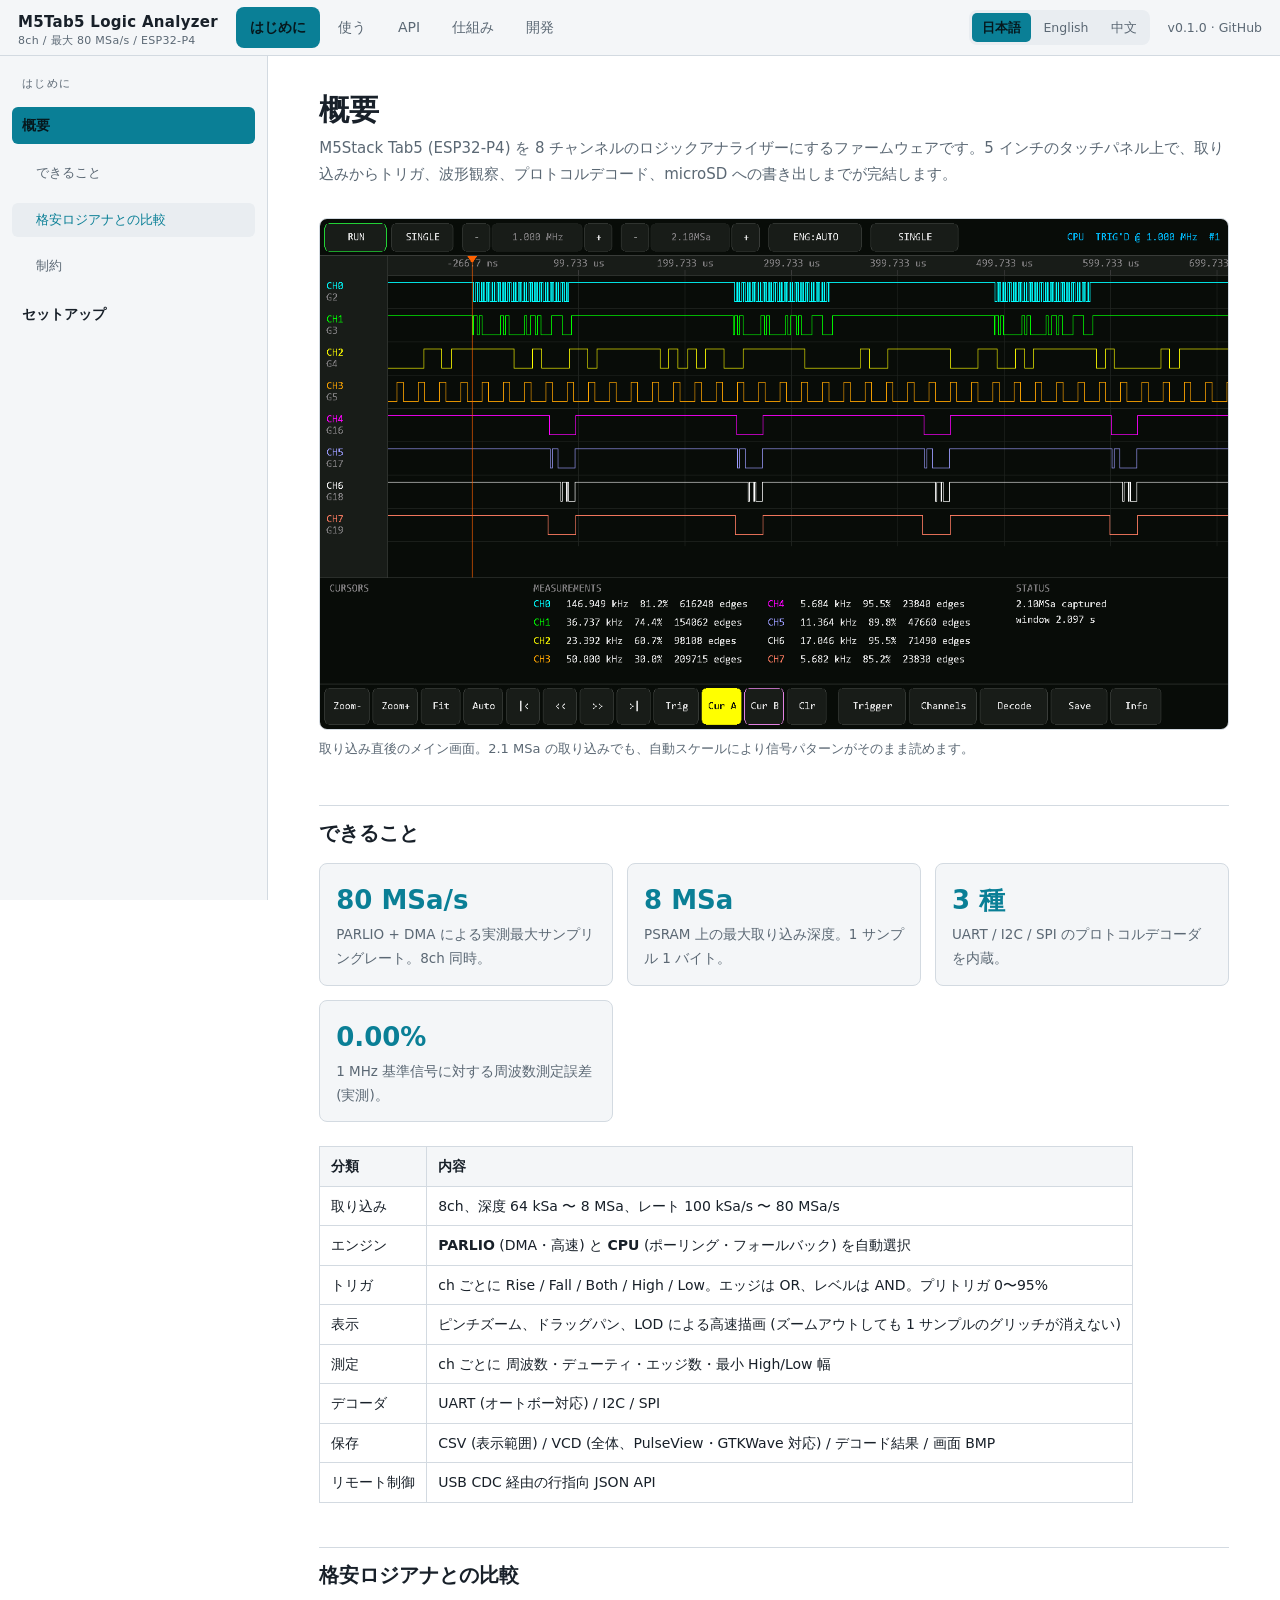
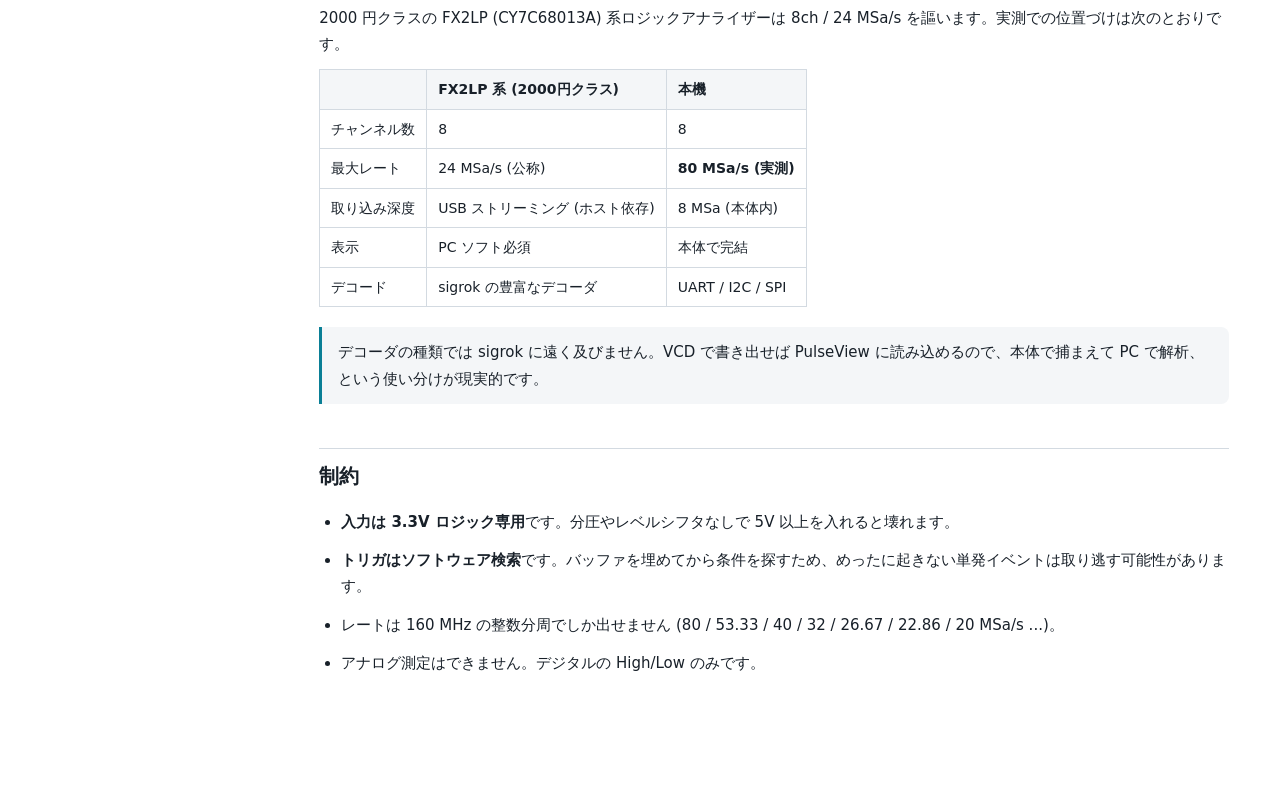
<file: docs/index.html>
<!doctype html>
<html lang="ja">
<head>
<meta charset="utf-8">
<meta name="viewport" content="width=device-width, initial-scale=1">
<title>M5Tab5 Logic Analyzer — ドキュメント</title>
<link rel="stylesheet" href="assets/site.css">
</head>
<body>

<header>
  <button id="menuToggle" aria-label="目次">&#9776;</button>
  <div class="brand"><a href="https://github.com/airpocket-soundman/M5Tab-logic-analyzer">M5Tab5 Logic Analyzer</a><small>8ch / 最大 80 MSa/s / ESP32-P4</small></div>
  <nav class="main" id="mainNav"></nav>
  <div class="langs"><a href="index.html" data-file="index.html" aria-current="true">日本語</a><a href="en.html" data-file="en.html">English</a><a href="zh.html" data-file="zh.html">中文</a></div>
  <a class="repo" href="https://github.com/airpocket-soundman/M5Tab-logic-analyzer">v0.1.0 &#183; GitHub</a>
</header>

<aside>
  <div class="toc-title" id="tocTitle">目次</div>
  <ul id="toc"></ul>
</aside>

<main id="content">

<article data-page="overview" data-section="start" data-title="概要">
<h1>概要</h1>
  <p class="lede">M5Stack Tab5 (ESP32-P4) を 8 チャンネルのロジックアナライザーにするファームウェアです。5 インチのタッチパネル上で、取り込みからトリガ、波形観察、プロトコルデコード、microSD への書き出しまでが完結します。</p>

  <figure>
    <img src="img/01-overview.png" alt="メイン画面。8チャンネルの波形と測定値が並ぶ">
    <figcaption>取り込み直後のメイン画面。2.1 MSa の取り込みでも、自動スケールにより信号パターンがそのまま読めます。</figcaption>
  </figure>

  <h2 id="highlights">できること</h2>
  <div class="cards">
    <div class="card"><div class="big">80 MSa/s</div><p>PARLIO + DMA による実測最大サンプリングレート。8ch 同時。</p></div>
    <div class="card"><div class="big">8 MSa</div><p>PSRAM 上の最大取り込み深度。1 サンプル 1 バイト。</p></div>
    <div class="card"><div class="big">3 種</div><p>UART / I2C / SPI のプロトコルデコーダを内蔵。</p></div>
    <div class="card"><div class="big">0.00%</div><p>1 MHz 基準信号に対する周波数測定誤差 (実測)。</p></div>
  </div>

  <table>
    <tr><th>分類</th><th>内容</th></tr>
    <tr><td>取り込み</td><td>8ch、深度 64 kSa 〜 8 MSa、レート 100 kSa/s 〜 80 MSa/s</td></tr>
    <tr><td>エンジン</td><td><b>PARLIO</b> (DMA・高速) と <b>CPU</b> (ポーリング・フォールバック) を自動選択</td></tr>
    <tr><td>トリガ</td><td>ch ごとに Rise / Fall / Both / High / Low。エッジは OR、レベルは AND。プリトリガ 0〜95%</td></tr>
    <tr><td>表示</td><td>ピンチズーム、ドラッグパン、LOD による高速描画 (ズームアウトしても 1 サンプルのグリッチが消えない)</td></tr>
    <tr><td>測定</td><td>ch ごとに 周波数・デューティ・エッジ数・最小 High/Low 幅</td></tr>
    <tr><td>デコーダ</td><td>UART (オートボー対応) / I2C / SPI</td></tr>
    <tr><td>保存</td><td>CSV (表示範囲) / VCD (全体、PulseView・GTKWave 対応) / デコード結果 / 画面 BMP</td></tr>
    <tr><td>リモート制御</td><td>USB CDC 経由の行指向 JSON API</td></tr>
  </table>

  <h2 id="compare">格安ロジアナとの比較</h2>
  <p>2000 円クラスの FX2LP (CY7C68013A) 系ロジックアナライザーは 8ch / 24 MSa/s を謳います。実測での位置づけは次のとおりです。</p>
  <table>
    <tr><th></th><th>FX2LP 系 (2000円クラス)</th><th>本機</th></tr>
    <tr><td>チャンネル数</td><td>8</td><td>8</td></tr>
    <tr><td>最大レート</td><td>24 MSa/s (公称)</td><td><b>80 MSa/s (実測)</b></td></tr>
    <tr><td>取り込み深度</td><td>USB ストリーミング (ホスト依存)</td><td>8 MSa (本体内)</td></tr>
    <tr><td>表示</td><td>PC ソフト必須</td><td>本体で完結</td></tr>
    <tr><td>デコード</td><td>sigrok の豊富なデコーダ</td><td>UART / I2C / SPI</td></tr>
  </table>
  <div class="note"><p>デコーダの種類では sigrok に遠く及びません。VCD で書き出せば PulseView に読み込めるので、本体で捕まえて PC で解析、という使い分けが現実的です。</p></div>

  <h2 id="limits">制約</h2>
  <ul>
    <li><b>入力は 3.3V ロジック専用</b>です。分圧やレベルシフタなしで 5V 以上を入れると壊れます。</li>
    <li><b>トリガはソフトウェア検索</b>です。バッファを埋めてから条件を探すため、めったに起きない単発イベントは取り逃す可能性があります。</li>
    <li>レートは 160 MHz の整数分周でしか出せません (80 / 53.33 / 40 / 32 / 26.67 / 22.86 / 20 MSa/s ...)。</li>
    <li>アナログ測定はできません。デジタルの High/Low のみです。</li>
  </ul>
</article>
<article data-page="setup" data-section="start" data-title="セットアップ">
<h1>セットアップ</h1>
  <p class="lede">プローブの配線、ビルド、書き込みまで。</p>

  <h2 id="wiring">プローブの配線</h2>
  <p>プローブは Tab5 の <b>M5-Bus ヘッダ (2×15, 30 ピン)</b> に出します。</p>

  <figure>
    <img src="img/m5bus-pinout.svg" alt="M5-Bus ヘッダのピン配置。プローブに使う8本を波形と同じ色で示している" style="background:#0f1216">
    <figcaption>M5-Bus のピン配置。CH0〜CH7 は波形表示と同じ色で示しています。</figcaption>
  </figure>

  <table>
    <tr><th>ch</th><th>GPIO</th><th>M5-Bus ピン</th><th>備考</th></tr>
    <tr><td>CH0</td><td>G2</td><td class="num">21</td><td>汎用 GPIO</td></tr>
    <tr><td>CH1</td><td>G3</td><td class="num">19</td><td>汎用 GPIO</td></tr>
    <tr><td>CH2</td><td>G4</td><td class="num">20</td><td>汎用 GPIO</td></tr>
    <tr><td>CH3</td><td>G5</td><td class="num">11</td><td>M5-Bus SPI_SCK と共用</td></tr>
    <tr><td>CH4</td><td>G16</td><td class="num">2</td><td>汎用 GPIO</td></tr>
    <tr><td>CH5</td><td>G17</td><td class="num">4</td><td>M5-Bus PB_IN と共用</td></tr>
    <tr><td>CH6</td><td>G18</td><td class="num">7</td><td>M5-Bus SPI_MOSI と共用</td></tr>
    <tr><td>CH7</td><td>G19</td><td class="num">9</td><td>M5-Bus SPI_MISO と共用</td></tr>
    <tr><td>GND</td><td>—</td><td class="num">1 / 3 / 5</td><td>測定対象と必ず共通に</td></tr>
  </table>

  <div class="warn">
    <p><b>入力レベルは 3.3V です。</b>5V や 12V の信号を直結すると ESP32-P4 が壊れます。高い電圧を測るときは分圧か 3.3V のレベルシフタ／バッファを挟んでください。</p>
    <p><b>25 / 27 / 29 番ピンは HVIN、28 / 30 番は 5V とバッテリー</b>です。プローブのリードが触れないよう注意してください。</p>
  </div>

  <p>未接続の ch がノイズを拾わないよう、既定で内部プルアップを有効にしています。何もつないでいない ch は常時 High に見えます。</p>

  <div class="tip">
    <p>8ch すべてを 1 つの GPIO バンク (GPIO0–31) に収めてあるので、CPU エンジンはレジスタ 1 回読みで 8ch を取り込めます。ピンを変える場合もバンクをまたがないほうが速度が落ちません。割り当ては <code>include/config.h</code> の先頭 8 行で変更できます。</p>
  </div>

  <h2 id="build">ビルドと書き込み</h2>
  <p>PlatformIO と <a href="https://github.com/pioarduino/platform-espressif32">pioarduino</a> の ESP32-P4 対応版を使います。</p>
  <pre><code>pio run -t upload</code></pre>
  <p>シリアルモニタ:</p>
  <pre><code>pio device monitor</code></pre>
  <p>初回は toolchain のダウンロードで 5〜10 分かかります。</p>

  <div class="warn">
    <p><b>Windows で Git Bash / MSYS から <code>pio</code> を実行しないでください。</b>ESP-IDF のツールインストーラが <code>MSys/Mingw is not supported</code> で失敗します。PowerShell か cmd から実行してください。</p>
  </div>

  <h2 id="firstrun">最初の動作確認</h2>
  <p>外部の信号源がなくても、内蔵のテスト信号発生で全経路を確認できます。USB でつないだまま <a href="#" data-goto="api">リモート制御 API</a> から:</p>
  <pre><code>gen ch=0 freq=1000000 duty=50
trigger clear=1
config engine=parlio rate=26666666 depth=2097152
single</code></pre>
  <p>取り込み完了後に <code>stats</code> を送り、<code>stats[0].freq</code> が 1000000 前後になれば、GPIO マトリクスから PARLIO、DMA、バッファまで正常です。</p>
</article>
<article data-page="ui" data-section="use" data-title="画面の見かた">
<h1>画面の見かた</h1>
  <p class="lede">1280×720 の画面は 5 つの領域に分かれています。</p>

  <figure>
    <img src="img/03-zoomed.png" alt="拡大した波形表示。8チャンネルすべてに信号がある">
    <figcaption>混在信号を拡大したところ。CH0/CH1 が I2C、CH2 が UART、CH3 が PWM、CH4–CH7 が SPI。</figcaption>
  </figure>

  <table>
    <tr><th>領域</th><th>内容</th></tr>
    <tr><td>上段バー</td><td>RUN / SINGLE、サンプリングレート、深度、エンジン、トリガモード、右端に状態表示</td></tr>
    <tr><td>左端の列</td><td>ch 名と割り当て GPIO。<code>inv</code> 表示は論理反転中</td></tr>
    <tr><td>波形エリア</td><td>時間ルーラ、8ch のトレース、デコード注釈 2 行</td></tr>
    <tr><td>中段パネル</td><td>カーソル、ch ごとの測定値、状態とメッセージ</td></tr>
    <tr><td>下段バー</td><td>ズーム / パン / カーソル操作と各種オーバーレイの呼び出し</td></tr>
  </table>

  <h2 id="statusline">右上の状態表示</h2>
  <p><code>CPU TRIG'D @ 5.000 MHz #2</code> のように表示されます。</p>
  <ul>
    <li><b>エンジン</b> — 実際に使われている取り込みエンジン (<code>PARLIO</code> / <code>CPU</code>)</li>
    <li><b>状態</b> — <code>IDLE</code> / <code>SAMPLING</code> / <code>TRIG'D</code> (トリガ検出) / <code>UNTRIG</code> (未検出) / <code>FAILED</code></li>
    <li><b>@ レート</b> — 実効サンプリングレート。要求値ではなくハードウェアが実際に出している値</li>
    <li><b>#n</b> — 取り込み回数</li>
  </ul>

  <h2 id="measure">測定値の読みかた</h2>
  <p>中段パネルの MEASUREMENTS は、取り込み全体に対する ch ごとの統計です。</p>
  <ul>
    <li><b>周波数</b> — 立ち上がり間隔の平均から算出。窓の端で切れたバーストに引きずられません</li>
    <li><b>デューティ</b> — 完全な 1 周期分だけを対象にした High 比率</li>
    <li><b>エッジ数</b> — 取り込み全体での遷移回数</li>
    <li>周期性がない信号では <code>N edges  min 120 ns</code> のように最小パルス幅が出ます</li>
  </ul>
  <div class="tip"><p>「サンプリングレートが足りているか」は最小パルス幅で判断できます。最小パルス幅がサンプル周期の 2〜3 倍しかなければ、レートを上げるべきです。</p></div>
</article>
<article data-page="capture" data-section="use" data-title="取り込みとトリガ">
<h1>取り込みとトリガ</h1>
  <p class="lede">レートと深度の決め方、トリガ条件の組み立て方。</p>

  <figure>
    <img src="img/02-capture-64k.png" alt="65.5 kSa / 5 MSa/s で取り込んだ状態">
    <figcaption>深度 65.5 kSa、5 MSa/s で取り込んだ直後。取り込み全体が画面に収まっています。</figcaption>
  </figure>

  <h2 id="rate">レートと深度</h2>
  <p>観測したい最速のエッジに対して <b>5〜10 倍</b> のレートが目安です。取り込み時間は <code>深度 ÷ レート</code> で、中段パネルの <code>window</code> に出ます。</p>
  <table>
    <tr><th>操作</th><th>効果</th></tr>
    <tr><td>レート <code>-</code> <code>+</code></td><td>100 kSa/s 〜 80 MSa/s。実効値は右上の <code>@</code> を確認</td></tr>
    <tr><td>深度 <code>-</code> <code>+</code></td><td>64 kSa 〜 8 MSa。<b>深度を変えると現在の取り込みは破棄されます</b> (レート変更では破棄されません)</td></tr>
    <tr><td><code>ENG</code></td><td><code>AUTO</code> / <code>PARLIO</code> / <code>CPU</code>。AUTO は PARLIO が使えればそちらを選びます</td></tr>
  </table>
  <div class="note"><p>レートは 160 MHz の整数分周でしか出せません。メニューはその実現可能な値 (80 / 53.33 / 40 / 32 / 26.67 / 22.86 / 20 MSa/s …) で構成してあります。24 MSa/s ちょうどは出せないため、上側の 26.67 MSa/s を使ってください。</p></div>

  <h2 id="trigger">トリガ条件</h2>
  <figure>
    <img src="img/09-trigger.png" alt="トリガ設定オーバーレイ">
    <figcaption>Trigger オーバーレイ。ch をタップするたびに条件が一巡します。</figcaption>
  </figure>
  <ul>
    <li>ch のボタンをタップするたびに <code>--</code> → <code>Rise</code> → <code>Fall</code> → <code>Both</code> → <code>High</code> → <code>Low</code> → <code>--</code> と巡回します。</li>
    <li><b>エッジ条件どうしは OR</b>、<b>レベル条件どうしは AND</b>、両方あるときは「いずれかのエッジ AND すべてのレベル」。</li>
    <li>例: CH0=<code>Rise</code>、CH1=<code>Low</code> → 「CH1 が Low の間に CH0 が立ち上がったら」</li>
    <li><b>pre %</b> はプリトリガの割合です。25% なら画面の左 1/4 がトリガ前になります。</li>
    <li><b>Clear all</b> で全 ch を <code>--</code> に戻します。条件がひとつも無ければトリガ無し (取り込んだものをそのまま表示) になります。</li>
  </ul>

  <h3>トリガモード</h3>
  <table>
    <tr><th>モード</th><th>条件が見つからないとき</th></tr>
    <tr><td>AUTO</td><td>そのまま表示する</td></tr>
    <tr><td>NORMAL</td><td>5 秒間、取り込みと検索を繰り返す。その間は前の画面が残る</td></tr>
    <tr><td>SINGLE</td><td>1 回だけ取り込んで停止</td></tr>
  </table>

  <div class="note">
    <p>トリガはハードウェアではなくソフトウェア検索です。バッファを埋めてから条件を探すため、NORMAL モードは「取り込み → 検索 → 見つからなければ再取り込み」を繰り返します。周期的な信号には十分ですが、めったに起きない単発イベントは取り逃す可能性があります。これは「取り込み中は 1 サンプルも落とさない」ことを優先したトレードオフです。</p>
  </div>
</article>
<article data-page="navigate" data-section="use" data-title="波形操作とカーソル">
<h1>波形操作とカーソル</h1>
  <p class="lede">パン・ズームと 2 本のカーソルによる時間測定。</p>

  <figure>
    <img src="img/08-cursors.png" alt="カーソル A と B を置いた状態">
    <figcaption>カーソル A / B を置くと、中段パネルに Δt とその逆数 (周波数) が出ます。</figcaption>
  </figure>

  <table>
    <tr><th>操作</th><th>動作</th></tr>
    <tr><td>ドラッグ</td><td>左右にパン</td></tr>
    <tr><td>2 本指ピンチ</td><td>時間軸ズーム (指の中点が固定される)</td></tr>
    <tr><td>タップ</td><td>アクティブなカーソルをその位置へ</td></tr>
    <tr><td><span class="kbd">Zoom-</span> <span class="kbd">Zoom+</span></td><td>画面中央を軸に 2 倍ずつズーム</td></tr>
    <tr><td><span class="kbd">Fit</span></td><td>取り込み全体を画面に収める</td></tr>
    <tr><td><span class="kbd">Auto</span></td><td>最も細いパルスが約 3 px になるズームに合わせる (取り込み直後の既定)</td></tr>
    <tr><td><span class="kbd">|&lt;</span> <span class="kbd">&gt;|</span></td><td>先頭 / 末尾へ</td></tr>
    <tr><td><span class="kbd">&lt;&lt;</span> <span class="kbd">&gt;&gt;</span></td><td>半画面ずつスクロール</td></tr>
    <tr><td><span class="kbd">Trig</span></td><td>トリガ位置へジャンプ</td></tr>
    <tr><td><span class="kbd">Cur A</span> <span class="kbd">Cur B</span></td><td>置きたいカーソルを選ぶ (選択中が反転表示)</td></tr>
    <tr><td><span class="kbd">Clr</span></td><td>カーソルを消す</td></tr>
  </table>

  <h2 id="autoscale">取り込み直後の自動スケール</h2>
  <p>取り込み全体を画面幅に収めると、2 MSa を約 1180 px に描くことになり 1 列あたり 1700 サンプル。どの ch も塗りつぶしの帯になり、パターンが何も見えません。</p>
  <p>そこで取り込み後は、<b>各 ch の最小パルス幅の中央値が約 3 px になる</b>ズームを自動で選びます。最小値ではなく中央値を使うのは、たとえば速い SPI クロックと遅い UART が混在しているとき、最小値だと SPI に合わせて拡大しすぎて他の ch が全部直線になってしまうためです。全体を俯瞰したいときは <span class="kbd">Fit</span>、自動スケールに戻したいときは <span class="kbd">Auto</span> を押してください。</p>

  <h2 id="lod">ズームアウトしてもグリッチが消えない理由</h2>
  <p>8 MSa を約 1150 ピクセルに描くと、1 列あたり 7000 サンプル。単純に間引くと 1 サンプルだけのヒゲが見えなくなり、ロジックアナライザーとして使い物になりません。</p>
  <p>そこで取り込み完了時に <b>(OR, AND) の要約ピラミッド</b> を構築しています。OR は「一度でも High だったか」、AND は「ずっと High だったか」を表すので、どれだけズームアウトしても 1 サンプルの尖りが「High と Low の両方あり」= 縦線として残ります。<b>正確さを落とさない間引き</b>です。</p>
</article>
<article data-page="channels" data-section="use" data-title="チャンネル設定">
<h1>チャンネル設定</h1>
  <p class="lede">表示のオンオフと論理反転。</p>

  <figure>
    <img src="img/10-channels.png" alt="チャンネル設定オーバーレイ">
    <figcaption>Channels オーバーレイ。ch ごとに表示と論理を切り替えます。</figcaption>
  </figure>

  <ul>
    <li><b>SHOWN / hidden</b> — 表示のオンオフ。隠すと残りの ch のレーンが広がるので、注目したい数本だけを大きく見られます。</li>
    <li><b>INVERTED / normal</b> — 論理反転。オープンコレクタや反転プローブ用です。波形・測定・CSV・VCD すべてに反映されます。</li>
  </ul>
  <p>ch 名の下に割り当て GPIO が出ます。反転中は左端の列に <code>inv</code> と表示されます。</p>
</article>
<article data-page="decode" data-section="use" data-title="プロトコルデコード">
<h1>プロトコルデコード</h1>
  <p class="lede">UART / I2C / SPI を波形に重ねて表示します。</p>

  <figure>
    <img src="img/11-decode-options.png" alt="デコーダ設定オーバーレイ">
    <figcaption>Decode オーバーレイ。設定を変えるたびに自動で再デコードされます。</figcaption>
  </figure>

  <h2 id="i2c">I2C</h2>
  <figure>
    <img src="img/05-decode-i2c.png" alt="I2C のデコード結果">
    <figcaption>アドレス <code>50 W</code> に続いてデータ <code>50 5A 3C</code>。下の行に ACK (<code>A</code>) / NAK (<code>N</code>)。</figcaption>
  </figure>
  <p>SCL と SDA の ch を割り当てるだけです。<code>START</code> / <code>Sr</code> (リピートスタート) / <code>STOP</code>、アドレス (R/W 付き)、データバイトが上の行に出ます。</p>

  <h2 id="uart">UART</h2>
  <figure>
    <img src="img/06-decode-uart.png" alt="UART のデコード結果">
    <figcaption>データバイト <code>4C 'L'</code> <code>41 'A'</code>。下の行に <code>S</code> (スタート) / <code>T</code> (ストップ)。</figcaption>
  </figure>
  <table>
    <tr><th>項目</th><th>説明</th></tr>
    <tr><td>Line</td><td>信号の ch</td></tr>
    <tr><td>Baud</td><td><code>auto</code> か固定値。<code>auto</code> は最小パルス幅を 1 ビットとみなして推定します</td></tr>
    <tr><td>Data bits</td><td>5〜9</td></tr>
    <tr><td>Parity</td><td>N / E / O</td></tr>
    <tr><td>Stop bits</td><td>1 / 2</td></tr>
    <tr><td>Polarity</td><td><code>idle high</code> が通常の TTL シリアル。反転プローブなら <code>inverted</code></td></tr>
    <tr><td>Bit order</td><td>通常は LSB first</td></tr>
  </table>
  <p>ストップビットが崩れているフレームは赤で <code>T!</code> になり、そのバイトもエラー色で表示されます。そこでビットクロックを信用せず、次のエッジで同期を取り直すので、1 バイトの乱れがストリーム全体を壊しません。</p>
  <div class="note"><p>オートボーは「1 ビット幅のパルスが最低 1 つある」ことが前提です。<code>0x00</code> や <code>0xFF</code> ばかりのストリームでは外すので、その場合は固定値にしてください。</p></div>

  <h2 id="spi">SPI</h2>
  <figure>
    <img src="img/07-decode-spi.png" alt="SPI のデコード結果">
    <figcaption>MOSI が上の行、MISO が下の行。<code>CS\</code> / <code>CS/</code> は選択・解除。</figcaption>
  </figure>
  <p>CLK は必須、MOSI / MISO / CS は <code>--</code> で無効にできます。CS を <code>--</code> にすると常時選択として扱います。CPOL / CPHA でサンプルエッジが決まります (CPOL = CPHA のとき立ち上がりでサンプル)。</p>
</article>
<article data-page="save" data-section="use" data-title="保存とエクスポート">
<h1>保存とエクスポート</h1>
  <p class="lede">microSD へ CSV / VCD / デコード結果 / 画面を書き出します。</p>

  <figure>
    <img src="img/12-save.png" alt="保存オーバーレイ">
    <figcaption>Save オーバーレイ。カードは初回アクセス時に自動でマウントされます。</figcaption>
  </figure>

  <table>
    <tr><th>ボタン</th><th>出力</th><th>内容</th></tr>
    <tr><td>Save CSV (view)</td><td><code>/la/capNNNN.csv</code></td><td><b>表示範囲のみ</b>、1 サンプル 1 行。時刻はトリガ基準の秒</td></tr>
    <tr><td>Save VCD (all)</td><td><code>/la/capNNNN.vcd</code></td><td>取り込み全体。値の変化点のみ</td></tr>
    <tr><td>Save decode</td><td><code>/la/decNNNN.txt</code></td><td>デコード結果をタブ区切りで</td></tr>
    <tr><td>Screenshot BMP</td><td><code>/la/shotNNNN.bmp</code></td><td>画面全体の 24 bit BMP</td></tr>
  </table>

  <div class="note"><p>CSV を全体で出さないのは、8 MSa だと数十 MB になり書き込みに何分もかかるためです。全体が必要なら VCD を使ってください。値の変化点だけを書くので桁違いに小さくなります。</p></div>

  <h2 id="pulseview">PulseView / GTKWave で開く</h2>
  <ol>
    <li>VCD を PC にコピー</li>
    <li>PulseView で <i>Import Value Change Dump data</i> を選ぶ</li>
    <li>そのまま sigrok の豊富なデコーダ群が使えます</li>
  </ol>
  <p>タイムスケールは「1 サンプルあたり 10 ステップ以上」を保つ最も粗い単位が自動で選ばれるので、レートを変えても分解能が落ちません。</p>
</article>
<article data-page="api" data-section="api" data-title="リモート制御 API">
<h1>リモート制御 API</h1>
  <p class="lede">USB CDC (書き込みに使うのと同じポート) が行指向の制御 API を兼ねています。1 行送ると JSON が 1 行返る同期プロトコルです。</p>

  <div class="warn">
    <p><b>DTR / RTS を操作しないでください。</b>ESP32 の USB-Serial-JTAG ではこの 2 本がリセットとブートピンに直結しており、トグルするとボードが ROM ブートローダに落ちて応答しなくなります。ポートを開くときは両方 false のままにしてください。</p>
  </div>

  <p>ログ出力は絞ってありますが、ESP-IDF が起動時などに数行出すことがあります。<b><code>{</code> で始まらない行は読み飛ばしてください。</b></p>
  <p>コマンドは取り込みの<b>合間</b>に処理されます。取り込み中はブロックするため、掃引の途中で送った <code>stop</code> は次の掃引の前に効きます。</p>

  <h2 id="api-basic">基本</h2>
  <table>
    <tr><th>コマンド</th><th>内容</th></tr>
    <tr><td><code>ping</code></td><td>疎通確認とファームウェア情報</td></tr>
    <tr><td><code>status</code></td><td>全状態のスナップショット。多くのコマンドがこれと同じ形を返す</td></tr>
    <tr><td><code>run</code> / <code>single</code> / <code>stop</code></td><td>連続取り込み / 1 回 / 停止</td></tr>
    <tr><td><code>config [rate=Hz] [depth=samples] [engine=auto|parlio|cpu]</code></td><td><code>rate</code> はメニュー内の最も近い値にスナップ。<code>depth</code> は 2 の冪に切り上げ</td></tr>
    <tr><td><code>trigger [mode=] [pos=] [chN=off|rise|fall|both|high|low] [clear=1]</code></td><td>トリガ条件</td></tr>
    <tr><td><code>channel n=0-7 [on=0|1] [inv=0|1]</code></td><td>表示と論理反転</td></tr>
  </table>
  <pre><code>&gt; ping
{"ok":true,"fw":"0.1.0","api":1,"board":22,"channels":8,"parlio_built":true,"cpu_mhz":360}</code></pre>

  <h2 id="api-read">波形の読み出し</h2>
  <table>
    <tr><th>コマンド</th><th>内容</th></tr>
    <tr><td><code>stats</code></td><td>ch ごとの周波数・デューティ・エッジ数・最小パルス幅</td></tr>
    <tr><td><code>edges ch=N [from=] [count=]</code></td><td><b>自動化の第一候補。</b>遷移位置だけを返すので生サンプルより桁違いに小さい。1 回最大 2048 遷移</td></tr>
    <tr><td><code>read [from=] [count=]</code></td><td>生サンプルを 16 進で。1 サンプル 1 バイト、bit N が ch N。1 回最大 4096</td></tr>
    <tr><td><code>ann [from=] [count=]</code></td><td>デコード結果。1 回最大 512 件</td></tr>
  </table>
  <pre><code>&gt; edges ch=0 count=8
{"ok":true,"ch":0,"from":0,"level":1,"sec_per_sample":3.75e-08,
 "edges":[13,27,40,54,67,81,94,108],"next":109,"more":true}</code></pre>

  <h2 id="api-decode">デコーダ</h2>
  <pre><code>decode kind=i2c scl=0 sda=1
decode kind=uart line=2 baud=auto bits=8 parity=n stop=1
decode kind=spi clk=4 mosi=5 miso=6 cs=7 cpol=0 cpha=0 order=msb bits=8</code></pre>
  <p>設定を変えると自動で再デコードされます。<code>mosi</code> / <code>miso</code> / <code>cs</code> は <code>-1</code> で無効化できます。</p>

  <h2 id="api-gen">内蔵テスト信号発生</h2>
  <p><code>gen ch=N [freq=Hz] [duty=0..100]</code> は指定した ch のピンを LEDC で駆動しつつ、そのままサンプリングもできます。<b>外部信号源なしで全経路を検証できます。</b></p>
  <pre><code>&gt; gen ch=0 freq=1000000 duty=50
{"ok":true,"gen":"on","ch":0,"pin":2,"freq":1000000,"duty":50,"res_bits":5}
&gt; gen off=1</code></pre>
  <p><code>res_bits</code> は LEDC の分解能で、周波数が高いほど小さくなります。デューティの量子化幅は 1/2<sup>res_bits</sup> なので、高い周波数では 50% ちょうどは出ません (<code>res_bits=5</code> なら 15/32 = 46.9%)。</p>

  <h2 id="api-example">PowerShell からのヘルパー</h2>
  <pre><code>$p = New-Object System.IO.Ports.SerialPort "COM6",115200,None,8,one
$p.DtrEnable = $false   # 必須: トグルするとブートローダに落ちる
$p.RtsEnable = $false
$p.NewLine = "`n"
$p.Open()

function Send-Cmd([string]$c) {
  $p.WriteLine($c)
  $sb = New-Object System.Text.StringBuilder
  $deadline = (Get-Date).AddSeconds(15)
  while ((Get-Date) -lt $deadline) {
    $null = $sb.Append($p.ReadExisting())
    foreach ($ln in ($sb.ToString() -split "`n")) {
      $t = $ln.Trim()
      if ($t.StartsWith('{') -and $t.EndsWith('}')) { return $t | ConvertFrom-Json }
    }
    Start-Sleep -Milliseconds 15
  }
}

Send-Cmd 'ping'</code></pre>
  <p>全コマンドの詳細は <a href="API.md">docs/API.md</a> にあります。</p>
</article>
<article data-page="arch" data-section="how" data-title="アーキテクチャ">
<h1>アーキテクチャ</h1>
  <p class="lede">取り込みエンジン、トリガ、描画の設計と、その理由。</p>

  <pre><code>main.cpp
  └─ App                            アプリ状態機械 + タッチ UI
       ├─ ISampler                  取り込みエンジン抽象
       │    ├─ SamplerParlio        PARLIO RX + GDMA
       │    └─ SamplerCpu           GPIO ポーリングループ
       ├─ CaptureBuffer             PSRAM のサンプル列 + LOD ピラミッド
       ├─ findTrigger()             トリガ条件のソフトウェア検索
       ├─ measureChannels()         ch ごとの周波数/デューティ/エッジ
       ├─ runDecoder()              UART / I2C / SPI
       ├─ WaveformView              波形・ルーラ・注釈・カーソルの描画
       └─ Exporter                  microSD への CSV / VCD / txt / BMP</code></pre>

  <h2 id="format">サンプル格納形式</h2>
  <p>1 サンプル 1 バイト、ビット N が ch N です。8ch を 1 バイトに詰めることで</p>
  <ul>
    <li>PARLIO の <code>data_width = 8</code> とそのまま一致する</li>
    <li>CPU エンジンのパック処理が数命令で済む</li>
    <li>トリガ検索・測定・デコードがすべて「バイト列の走査」になる</li>
  </ul>
  <p>という形に揃えました。深度 8 MSa でも 8 MB なので、Tab5 の 32 MB PSRAM に余裕で収まります。</p>

  <h2 id="parlio">PARLIO エンジン</h2>
  <p>ESP32-P4 の PARLIO 受信器は、内部で分周したクロックの各エッジで 8 本の入力をラッチし、GDMA でメモリに書き出します。CPU は一切関与しないのでジッタがありません。</p>
  <p>設計上のいちばんの制約は、ドライバが <b>内部 RAM 以外のペイロードを拒否する</b>ことです。そこで内部 RAM に 191 KiB のリングを確保し、<code>partial_rx_en</code> の<b>無限トランザクション</b>を張ります。ディスクリプタチェーンが循環するので、ハードウェアはブロック間で一度も止まりません。</p>
  <p>データの取り出しには 2 つのモードがあり、これが到達レートを決めます。</p>
  <table>
    <tr><th>モード</th><th>条件</th><th>特徴</th></tr>
    <tr><td><b>direct</b></td><td>深度 ≤ 191 kSa</td><td>取り込み中は一切コピーしない。リアルタイム制約ゼロで、レートはペリフェラルの上限まで出せる</td></tr>
    <tr><td><b>stream</b></td><td>深度 &gt; 191 kSa</td><td>ディスクリプタ完了ごとに PSRAM へコピー。コピーがサンプルレートに追従する必要がある</td></tr>
  </table>

  <h2 id="noeof">フレーム終端をなくす</h2>
  <p>当初はソフトデリミタを使っていましたが、<b>取り込み 65280 サンプルごとにエッジが 1 個ほど余計に湧く</b>問題がありました。時間ではなくサンプル数で周期が一定だったこと、配線のないチャンネルでも同率で出たことから、外部ノイズではなく PARLIO のフレーム終端 (EOF) に同期した現象と特定しています。</p>
  <p>ソフトデリミタは <code>eof_data_len</code> に 0 を指定できず、レジスタが 16 bit なので最大 65535 サンプルごとに必ず EOF が発生します。無限トランザクションでは EOF は本来不要なのに避けられません。レベルデリミタは <code>eof_data_len = 0</code>（有効信号が非アクティブになるまで終端しない）を受け付けるので、<b>G51 を有効信号として常時アクティブに固定</b>し、EOF を一度も起こさないようにしました。G51 はチップ自身が駆動するため配線は不要ですが、<b>他の用途には使えません</b>。回路図上 G51 だけが専用 TVS を持ち、他の M5-Bus ピンのように ESD アレイを隣接 3 本と共有していないので、常時駆動する信号を置く先として最も無難です。</p>
  <table>
    <tr><th class="num">深度</th><th class="num">修正前の余分なエッジ</th><th class="num">修正後</th></tr>
    <tr><td class="num">131072</td><td class="num">+3</td><td class="num">+1</td></tr>
    <tr><td class="num">1048576</td><td class="num">+26</td><td class="num">0</td></tr>
    <tr><td class="num">4194304</td><td class="num">+73</td><td class="num">-1</td></tr>
    <tr><td class="num">8388608</td><td class="num">—</td><td class="num">-3</td></tr>
  </table>
  <p>レベルデリミタが確保できない場合はソフトデリミタに自動でフォールバックし、Info パネルに <code>no EOF</code> / <code>soft EOF</code> と表示されます。</p>

  <h2 id="cpu">CPU エンジン</h2>
  <p>GPIO 入力レジスタを直接読み、config.h のピンマップからコンパイル時に展開したシフト列で 1 バイトに詰めます。既定のピンマップは全 ch がバンク 0 なので、レジスタ読みは 1 回だけです。</p>
  <p>ペーシングはディレイループではなく RISC-V のサイクルカウンタで行います。サンプルごとに締切を計算してそこまでスピンし、要求レートがループの限界より速い場合は自然にフリーランに落ちて<b>実測レート</b>を返します。時間軸が嘘にならないのがこの方式の利点です。</p>
  <p>割り込みは 2 ms 程度のチャンク単位でマスクします。数秒かかる取り込みの間ずっとマスクすると tick とウォッチドッグが死ぬので、チャンク境界に小さな (報告済みの) 隙間ができることを受け入れています。</p>

  <h2 id="trig-impl">トリガ</h2>
  <p>ハードウェアトリガは無いので、<b>バッファを埋めてから条件を探す</b>方式です。<code>TriggerConfig</code> は 4 つのビットマスク (rise / fall / levelHigh / levelLow) に畳まれるので、検索ループは 1 サンプルあたり数命令で済みます。</p>
  <p>検索はプリトリガ分だけ進んだ位置から始めます。こうすると、見つかった位置の手前に必ず要求されたプリトリガ長が確保されます。</p>

  <h2 id="render">描画とちらつき</h2>
  <p>Tab5 の MIPI-DSI パネルはフレームバッファが 1 枚しかなく (M5GFX が <code>num_fbs = 1</code> で構成)、常時スキャンアウトされています。つまり<b>画面に直接描くと、消してから描き直すまでの一瞬がそのまま見えます</b>。これがちらつきの正体です。</p>
  <p>対策は 3 つです。</p>
  <ul>
    <li><b>波形はオフスクリーンで合成</b> — PSRAM 上の <code>M5Canvas</code> (1184×454×2 = 約 1.03 MB) に描いてから 1 回で転送します。中間状態が画面に出ることはありません。</li>
    <li><b>列単位のレンダリング</b> — 全域を消してから ch ごとに描くのではなく、1 列ぶんの背景・グリッド・レーン区切り・全 ch の波形をまとめて描きます。副産物として <b>LOD の参照回数が 8 分の 1</b> になりました (以前は同じ列範囲を ch ごとに 8 回問い合わせていました)。</li>
    <li><b>ボタン類は差分更新</b> — ボタンは見た目が変わったものだけ描き直し、測定値は各フィールドの余った部分だけを消します。全体を <code>fillRect</code> で消す処理はどこにも残っていません。</li>
  </ul>
  <p>いずれも<b>取り込みとは競合しません</b>。描画は取り込みの合間にしか走らないので (ループは単一スレッド)、転送が DMA やコピー ISR と PSRAM 帯域を奪い合うことはありません。</p>

  <h2 id="lod-impl">LOD ピラミッド</h2>
  <p>取り込み完了時に (OR, AND) の要約ピラミッドを構築します。レベル 0 は 64 サンプルを 1 エントリに畳み、以降は 2 エントリずつ畳んで倍々。メモリは 2 バイト × (N/64) × 2 ≒ N/16 バイトで、8 MSa でも 512 KB 程度です。</p>
  <p>1 px あたり 1 サンプル未満まで拡大したときは、ピラミッドを使わず実サンプルをそのまま階段状に描きます。</p>
</article>
<article data-page="perf" data-section="how" data-title="実測性能">
<h1>実測性能</h1>
  <p class="lede">M5Stack Tab5 実機 (ESP32-P4 rev v1.3 / 360 MHz / PSRAM 32MB) での測定値。</p>

  <p>内蔵テスト信号発生で CH0 に 1 MHz 方形波を出し、深度 2 MSa で取り込んだ結果です。</p>
  <table>
    <tr><th>要求レート</th><th class="num">実効レート</th><th class="num">取り込み</th><th class="num">1 MHz の測定値</th><th class="num">誤差</th><th class="num">コピー ISR 占有</th></tr>
    <tr><td>20 MSa/s</td><td class="num">20.00</td><td class="num">2097152</td><td class="num">1.00 MHz</td><td class="num">0.00%</td><td class="num">20%</td></tr>
    <tr><td>22.86 MSa/s</td><td class="num">22.86</td><td class="num">2097152</td><td class="num">1.00 MHz</td><td class="num">0.00%</td><td class="num">22%</td></tr>
    <tr><td><b>26.67 MSa/s</b></td><td class="num"><b>26.67</b></td><td class="num">2097152</td><td class="num">1.00 MHz</td><td class="num">0.00%</td><td class="num"><b>26%</b></td></tr>
    <tr><td>32 MSa/s</td><td class="num">32.00</td><td class="num">2097152</td><td class="num">1.00 MHz</td><td class="num">0.00%</td><td class="num">31%</td></tr>
    <tr><td>40 MSa/s</td><td class="num">40.00</td><td class="num">2097152</td><td class="num">1.00 MHz</td><td class="num">0.00%</td><td class="num">39%</td></tr>
    <tr><td>53.33 MSa/s</td><td class="num">53.33</td><td class="num">2097152</td><td class="num">1.00 MHz</td><td class="num">0.00%</td><td class="num">52%</td></tr>
    <tr><td>80 MSa/s</td><td class="num">80.00</td><td class="num">2097152</td><td class="num">1.00 MHz</td><td class="num">0.00%</td><td class="num">77%</td></tr>
  </table>

  <div class="tip"><p><b>2000 円クラスの FX2LP 系ロジアナ (24 MSa/s 8ch) を上回ります。</b>26.67 MSa/s でコピー ISR の占有率はわずか 26%、深度も 2 MSa まで確認済みです。エッジ数も理論値と一致しているため、取りこぼしはありません。</p></div>

  <div class="warn"><p>80 MSa/s も動作しますが ISR 占有 77% と余裕がないため、常用は <b>40 MSa/s 以下</b>を推奨します。占有率が 80% を超えると Info パネルに <code>OVERRUN RISK</code> と表示されます。</p></div>

  <h2 id="perf-input">入力周波数の実測</h2>
  <p>内蔵ジェネレータで CH0 に方形波を出し、80 MSa/s・深度 131072 で取り込んだ結果です。</p>
  <table>
    <tr><th class="num">発生周波数</th><th class="num">1 周期あたり</th><th class="num">測定値</th><th class="num">エッジ数</th><th>判定</th></tr>
    <tr><td class="num">1.00 MHz</td><td class="num">80 サンプル</td><td class="num">1.00 MHz</td><td class="num">3279</td><td>理論値と一致</td></tr>
    <tr><td class="num">1.95 MHz</td><td class="num">40 サンプル</td><td class="num">1.95 MHz</td><td class="num">6379</td><td>一致</td></tr>
    <tr><td class="num">4.91 MHz</td><td class="num">16 サンプル</td><td class="num">4.91 MHz</td><td class="num">16092</td><td>一致</td></tr>
    <tr><td class="num">9.74 MHz</td><td class="num">8 サンプル</td><td class="num">9.74 MHz</td><td class="num">31908</td><td>一致</td></tr>
    <tr><td class="num">12.96 MHz</td><td class="num">6 サンプル</td><td class="num">12.96 MHz</td><td class="num">42449</td><td>一致</td></tr>
    <tr><td class="num"><b>19.44 MHz</b></td><td class="num"><b>4.1 サンプル</b></td><td class="num"><b>19.44 MHz</b></td><td class="num"><b>63695 / 63696</b></td><td>2 回連続で一致</td></tr>
  </table>
  <p>発生周波数が半端なのは LEDC の分周が小数になるためで、アナライザ側の誤差ではありません (同じ値が繰り返し再現します)。</p>
  <div class="note"><p><b>19.44 MHz より上は未測定です。</b>内蔵 LEDC がそれ以上を生成できず外部の信号源が必要なためで、ペリフェラル側の上限ではありません。</p></div>

  <h2 id="perf-channels">チャンネルマッピングの検証</h2>
  <p>内蔵ジェネレータで 1 MHz を 1 ch ずつ順に出し、20 MSa/s・深度 131072 で取り込んだ結果です。理論エッジ数は 13107。</p>
  <table>
    <tr><th>駆動 ch</th><th>GPIO</th><th>反応した ch</th><th class="num">測定値</th><th class="num">エッジ数</th></tr>
    <tr><td>CH0</td><td>G2</td><td>CH0 のみ</td><td class="num">1.00 MHz</td><td class="num">13106</td></tr>
    <tr><td>CH1</td><td>G3</td><td>CH1 のみ</td><td class="num">1.00 MHz</td><td class="num">13107</td></tr>
    <tr><td>CH2</td><td>G4</td><td>CH2 のみ</td><td class="num">1.00 MHz</td><td class="num">13111</td></tr>
    <tr><td>CH3</td><td>G5</td><td>CH3 のみ</td><td class="num">1.00 MHz</td><td class="num">13111</td></tr>
    <tr><td>CH4</td><td>G16</td><td>CH4 のみ</td><td class="num">1.00 MHz</td><td class="num">13114</td></tr>
    <tr><td>CH5</td><td>G17</td><td>CH5 のみ</td><td class="num">1.00 MHz</td><td class="num">13107</td></tr>
    <tr><td>CH6</td><td>G18</td><td>CH6 のみ</td><td class="num">1.00 MHz</td><td class="num">13111</td></tr>
    <tr><td>CH7</td><td>G19</td><td>CH7 のみ</td><td class="num">1.00 MHz</td><td class="num">13111</td></tr>
  </table>
  <p>チャンネルの入れ替わりもクロストークもありません。トリガも実機で確認済みで、<code>ch3=rise</code> / プリトリガ 25% でトリガ位置 32770 (境界の 32768 直後)、アイドル線に <code>ch5=rise</code> を掛けると <code>-1</code> (誤発火なし) になります。</p>

  <h2 id="perf-cpu">CPU エンジンの実力</h2>
  <p>5 MSa/s を要求して <b>実測 2.811 MSa/s</b>。200 kHz の信号を 200.06 kHz と測定 (誤差 0.03%) するので、実測レートを返す設計どおり時間軸は正しいままです。1 サンプルあたり約 128 サイクルで、PSRAM への書き込みがコストを支配しています。</p>
  <div class="note"><p><b>CPU エンジンは 2.8 MSa/s 程度が上限</b>とみてください。PARLIO が使えない場合のフォールバックであり、常用するものではありません。</p></div>

  <h2 id="perf-todo">未検証の項目</h2>
  <table>
    <tr><th>項目</th><th>状態</th></tr>
    <tr><td>microSD への保存</td><td><b>未検証</b>。CSV / VCD / BMP の書き出しコードは一度も実行していません</td></tr>
    <tr><td>実機のタッチ操作</td><td>未確認。UI 操作はシミュレータの合成タッチでのみ検証</td></tr>
    <tr><td>外部回路の実測</td><td>すべて内部ループバック。実際のプローブ配線・GND・信号品質は未検証</td></tr>
    <tr><td>実プロトコルのデコード</td><td>合成波形のみ。ゴミ入力でクラッシュしないことは確認済み</td></tr>
    <tr><td>19.44 MHz 超の入力</td><td>内蔵ジェネレータの限界で未測定</td></tr>
  </table>

  <h2 id="perf-naming">呼称について</h2>
  <table>
    <tr><th>表記</th><th class="num">値</th><th>根拠</th></tr>
    <tr><td><b>サンプリングレート</b></td><td class="num"><b>80 MSa/s</b> (8ch 同時)</td><td>実測。エッジ数が理論値と一致</td></tr>
    <tr><td>常用推奨レート</td><td class="num">40 MSa/s 以下</td><td>80 MSa/s はコピー ISR 占有 77% で余裕がない</td></tr>
    <tr><td>最小検出パルス幅</td><td class="num">12.5 ns @ 80 MSa/s</td><td>1 サンプル周期</td></tr>
    <tr><td>測定確認済み入力周波数</td><td class="num">19.44 MHz</td><td>上記の実測。これ以上は未測定</td></tr>
    <tr><td>実用的な信号周波数</td><td class="num">8〜20 MHz</td><td>5〜10 倍のオーバーサンプリングを確保する場合</td></tr>
  </table>
  <p>格安ロジアナが「24MHz」と名乗るときの 24 はサンプリングレートなので、同じ流儀なら本機は <b>80MHz 相当</b>です。ただし「80 MHz の信号が測れる」と誤読されるため、<b><code>80 MSa/s</code> と単位まで書くことを推奨します。</b></p>

  <h2 id="perf-notes">測定上の注意</h2>
  <ul>
    <li><b>時間軸はハードウェア分周値をそのまま使います。</b>壁時計で測るとアーミングと停止処理の分だけ約 1% 伸びるため、そちらは診断用にのみ表示しています。</li>
    <li>測定できる信号の周波数はサンプリングレートとは別です。エッジ位置を確実に取るには 5〜10 倍のオーバーサンプリングが必要なので、40 MSa/s なら実用 4〜8 MHz、20 MSa/s なら 2〜4 MHz が目安です。</li>
    <li>CPU エンジンの上限はループ速度で決まり、実測値が表示されます。PARLIO が使えない場合のフォールバックです。</li>
  </ul>
</article>
<article data-page="sim" data-section="dev" data-title="シミュレータ">
<h1>ブラウザシミュレータ</h1>
  <p class="lede">実機なしで UI を動かし、このドキュメントのスクリーンショットを再生成します。</p>

  <p>このページのスクリーンショットはすべて、<b>実機と同じ UI コードを WebAssembly でビルドして生成しています</b>。モックアップではありません。<code>WaveformView</code>、<code>App</code>、デコーダ、測定、LOD ピラミッドはファームウェアとバイト単位で同じソースです。</p>

  <h2 id="sim-how">仕組み</h2>
  <p><a href="https://github.com/airpocket-soundman/web-simulator-for-lvgl">web-simulator-for-lvgl</a> の M5GFX 互換バックエンドを使います。互換層はピクセル・矩形・線までしか持たないため、UI が必要とする以下を <code>sim/</code> で補っています。</p>
  <ul>
    <li><code>sim/sim_gfx.cpp</code> — テキスト描画、角丸矩形、三角形。フォントは Consolas を <code>sim/tools/make_font.py</code> でビットマップ化 (M5GFX の Font2/Font4 と同じ送り幅に合わせてあるので、ラベルがボタンからはみ出しません)</li>
    <li><code>sim/shim/</code> — M5Unified、Arduino、esp_heap_caps、esp_log の最小スタブ</li>
    <li><code>sim/sim_sampler.cpp</code> — 合成波形を生成する <code>ISampler</code>。I2C / UART / PWM / SPI が同時に走るシーン</li>
  </ul>
  <p>UI コードは <code>M5GFX</code> を直接名指しせず <code>include/gfx.h</code> の <code>LaGfx</code> を使うので、ファームウェアとシミュレータで同じソースが通ります。</p>

  <h2 id="sim-build">ビルド</h2>
  <p>インタラクティブな HTML を生成する:</p>
  <pre><code>&amp; D:\github\airpocket-soundman\web-simulator-for-lvgl\lvgl-sim.ps1 build .</code></pre>
  <p><code>build/lvgl-simulator/m5tab5-logic-analyzer.html</code> ができます。サーバー不要でそのままブラウザで開けます。</p>

  <p>スクリーンショットを再生成する:</p>
  <pre><code>pwsh sim/tools/build_shots.ps1</code></pre>
  <p>同じソースをヘッドレスの Node プログラムとしてビルドし、スクリプト化したタッチ操作で 13 枚を <code>docs/img/</code> に書き出します。<b>スクリプト駆動なので、何度実行しても同じ画像が得られます。</b></p>

  <h2 id="sim-found">シミュレータで見つかった不具合</h2>
  <p>スクリーンショットを撮る過程で、実機にも存在する UI バグが 2 件見つかりました。</p>
  <ul>
    <li><b>オーバーレイの Close を押すとカーソルが置かれる</b> — ボタンが押下を処理したあと、指を離したイベントが波形エリアに素通りしていました。押下を消費したことを記録して解決。</li>
    <li><b>クリック直後の 1 フレームがボタンの古い状態を描く</b> — ボタン配列を入力処理の<i>前</i>に構築していたため。描画直前に再構築するよう変更。</li>
  </ul>

  <div class="note"><p>シミュレータは UI プレビューであって、ボードエミュレータ ではありません。PARLIO、microSD、シリアル API は動きません (Save パネルは「ブラウザには microSD がない」と正直に返します)。</p></div>
</article>
<article data-page="trouble" data-section="dev" data-title="トラブルシューティング">
<h1>トラブルシューティング</h1>
  <p class="lede">まずは Info パネルを見てください。</p>

  <figure>
    <img src="img/13-info.png" alt="Info オーバーレイ">
    <figcaption>Info オーバーレイ。エンジンの選択結果、直前の取り込みモード、メモリ、ピン割り当てが出ます。</figcaption>
  </figure>

  <table>
    <tr><th>症状</th><th>確認すること</th></tr>
    <tr><td>全 ch が High のまま</td><td>プローブが浮いている (内部プルアップが効いている)。GND を測定対象と共通にしたか</td></tr>
    <tr><td>波形がガタつく</td><td>レートが足りない。信号の 5〜10 倍まで上げる。最小パルス幅の測定値が目安になる</td></tr>
    <tr><td><code>UNTRIG</code> のまま</td><td>トリガ条件が厳しすぎる。Trigger → <b>Clear all</b> で条件を外して素の波形を見る</td></tr>
    <tr><td>PARLIO が選ばれない</td><td>Info で理由を確認。内部 RAM 不足なら深度を下げる</td></tr>
    <tr><td><code>OVERRUN RISK</code> が出る</td><td>レートを下げるか、深度を 191 kSa 以下にして direct モードにする</td></tr>
    <tr><td>SD に保存できない</td><td>Save パネルのエラー表示を確認。FAT32 でフォーマットしたカードを使う</td></tr>
    <tr><td>期待より遅いレートしか出ない</td><td>ENG が <code>CPU</code> になっていないか。CPU エンジンの上限はループ速度で決まる</td></tr>
    <tr><td>API が応答しない</td><td>DTR / RTS を触っていないか。触るとブートローダに落ちる。<code>esptool --after hard-reset chip-id</code> で復帰</td></tr>
    <tr><td>PlatformIO のツール導入が失敗する</td><td>Git Bash / MSYS から実行していないか。PowerShell か cmd を使う</td></tr>
  </table>
</article>

</main>

<script>window.SITE_SECTIONS = [{"id": "start", "label": "はじめに"}, {"id": "use", "label": "使う"}, {"id": "api", "label": "API"}, {"id": "how", "label": "仕組み"}, {"id": "dev", "label": "開発"}];</script>
<script src="assets/site.js"></script>
</body>
</html>
</file>
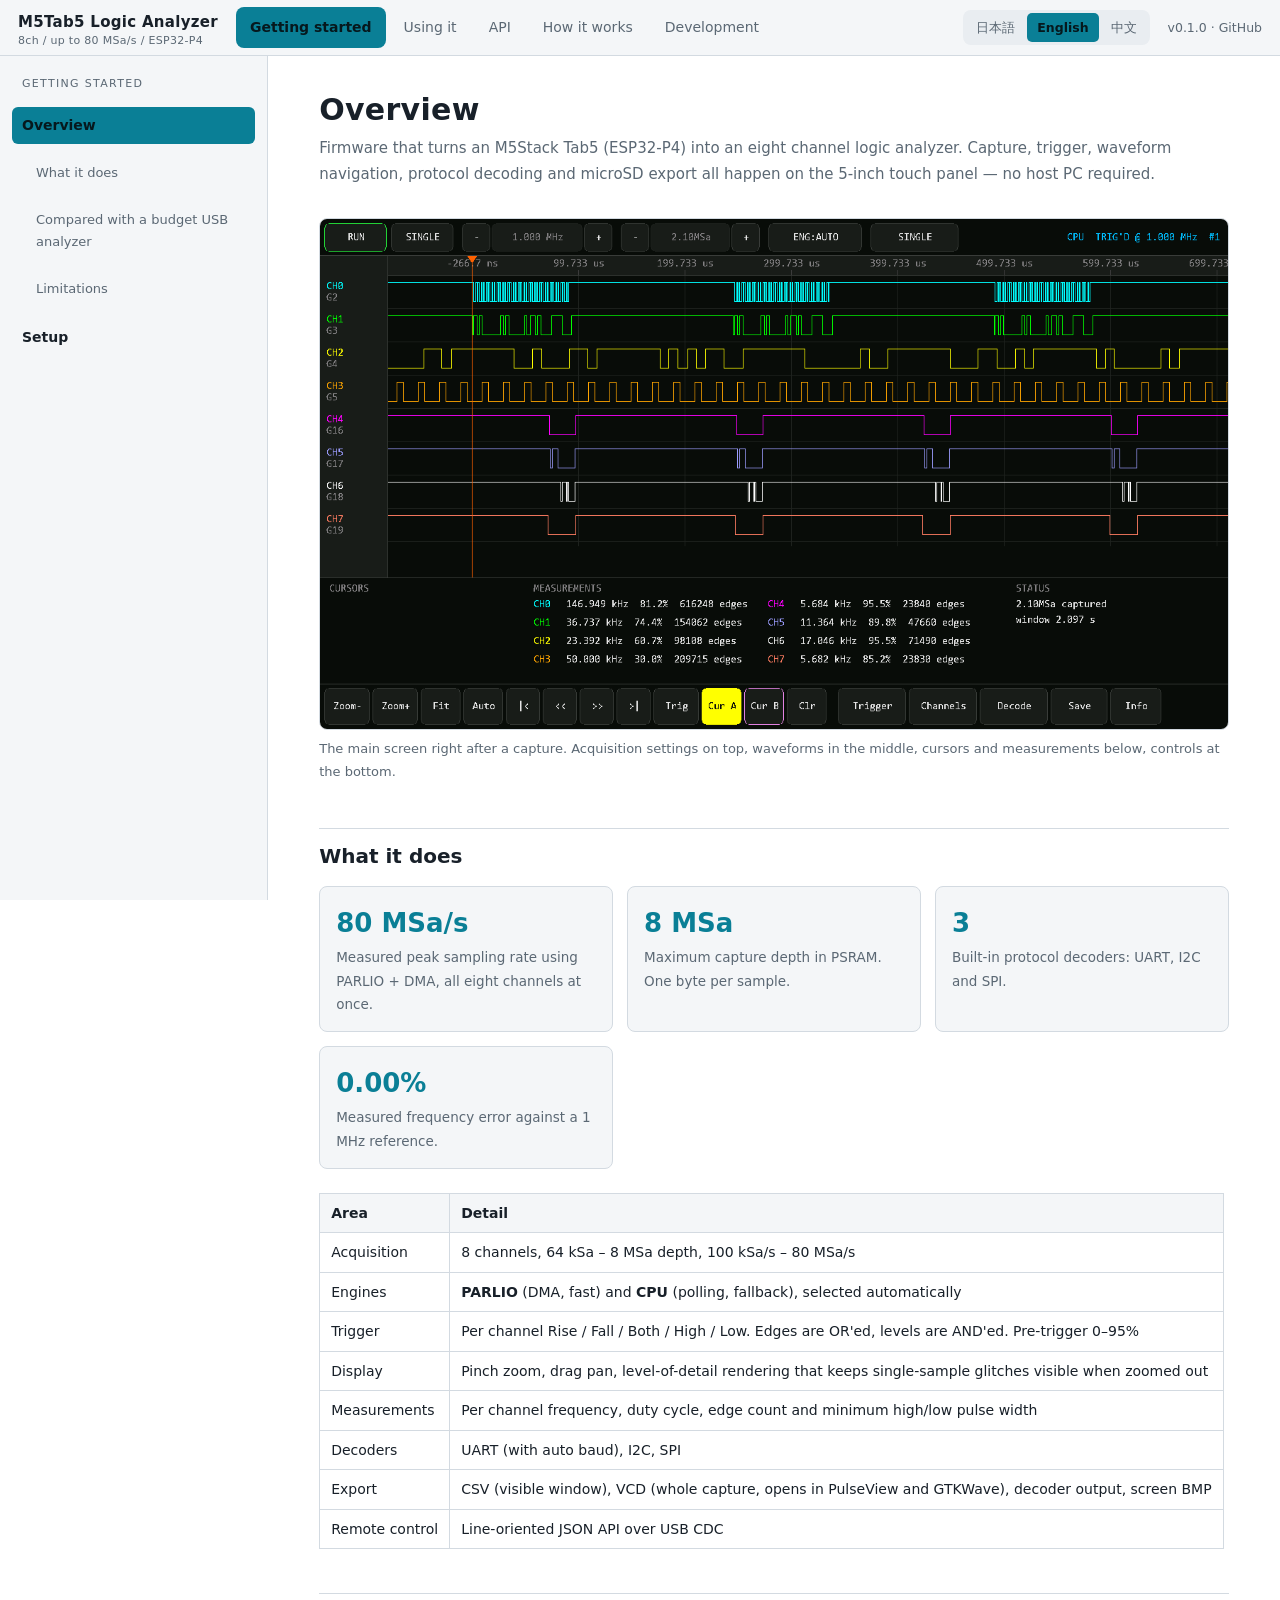
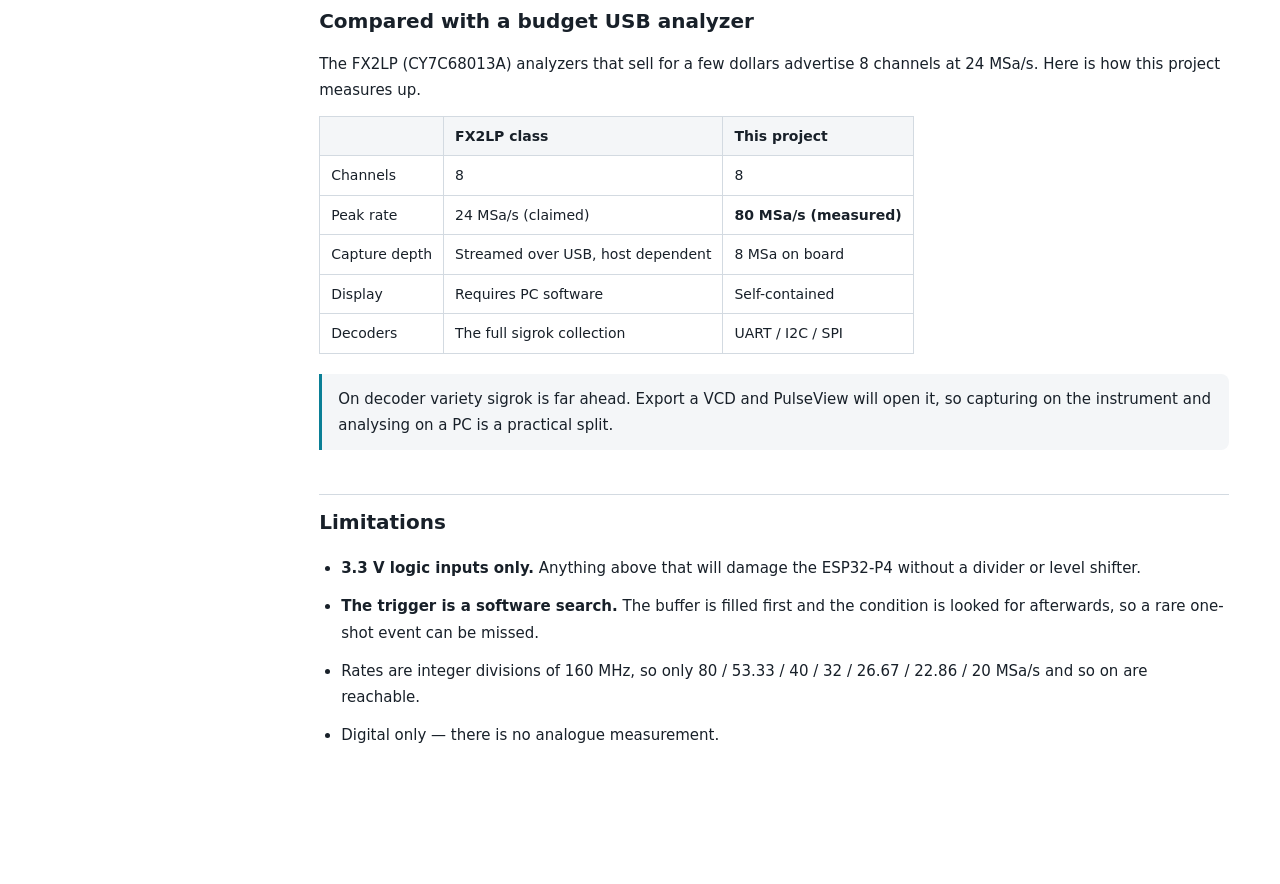
<file: docs/en.html>
<!doctype html>
<html lang="en">
<head>
<meta charset="utf-8">
<meta name="viewport" content="width=device-width, initial-scale=1">
<title>M5Tab5 Logic Analyzer — Documentation</title>
<link rel="stylesheet" href="assets/site.css">
</head>
<body>

<header>
  <button id="menuToggle" aria-label="Contents">&#9776;</button>
  <div class="brand"><a href="https://github.com/airpocket-soundman/M5Tab-logic-analyzer">M5Tab5 Logic Analyzer</a><small>8ch / up to 80 MSa/s / ESP32-P4</small></div>
  <nav class="main" id="mainNav"></nav>
  <div class="langs"><a href="index.html" data-file="index.html">日本語</a><a href="en.html" data-file="en.html" aria-current="true">English</a><a href="zh.html" data-file="zh.html">中文</a></div>
  <a class="repo" href="https://github.com/airpocket-soundman/M5Tab-logic-analyzer">v0.1.0 &#183; GitHub</a>
</header>

<aside>
  <div class="toc-title" id="tocTitle">Contents</div>
  <ul id="toc"></ul>
</aside>

<main id="content">

<article data-page="overview" data-section="start" data-title="Overview">

  <h1>Overview</h1>
  <p class="lede">Firmware that turns an M5Stack Tab5 (ESP32-P4) into an eight channel logic analyzer. Capture, trigger, waveform navigation, protocol decoding and microSD export all happen on the 5-inch touch panel — no host PC required.</p>

  <figure>
    <img src="img/01-overview.png" alt="Main screen showing eight channels of waveform data with per-channel measurements">
    <figcaption>The main screen right after a capture. Acquisition settings on top, waveforms in the middle, cursors and measurements below, controls at the bottom.</figcaption>
  </figure>

  <h2 id="highlights">What it does</h2>
  <div class="cards">
    <div class="card"><div class="big">80 MSa/s</div><p>Measured peak sampling rate using PARLIO + DMA, all eight channels at once.</p></div>
    <div class="card"><div class="big">8 MSa</div><p>Maximum capture depth in PSRAM. One byte per sample.</p></div>
    <div class="card"><div class="big">3</div><p>Built-in protocol decoders: UART, I2C and SPI.</p></div>
    <div class="card"><div class="big">0.00%</div><p>Measured frequency error against a 1 MHz reference.</p></div>
  </div>

  <table>
    <tr><th>Area</th><th>Detail</th></tr>
    <tr><td>Acquisition</td><td>8 channels, 64 kSa – 8 MSa depth, 100 kSa/s – 80 MSa/s</td></tr>
    <tr><td>Engines</td><td><b>PARLIO</b> (DMA, fast) and <b>CPU</b> (polling, fallback), selected automatically</td></tr>
    <tr><td>Trigger</td><td>Per channel Rise / Fall / Both / High / Low. Edges are OR'ed, levels are AND'ed. Pre-trigger 0–95%</td></tr>
    <tr><td>Display</td><td>Pinch zoom, drag pan, level-of-detail rendering that keeps single-sample glitches visible when zoomed out</td></tr>
    <tr><td>Measurements</td><td>Per channel frequency, duty cycle, edge count and minimum high/low pulse width</td></tr>
    <tr><td>Decoders</td><td>UART (with auto baud), I2C, SPI</td></tr>
    <tr><td>Export</td><td>CSV (visible window), VCD (whole capture, opens in PulseView and GTKWave), decoder output, screen BMP</td></tr>
    <tr><td>Remote control</td><td>Line-oriented JSON API over USB CDC</td></tr>
  </table>

  <h2 id="compare">Compared with a budget USB analyzer</h2>
  <p>The FX2LP (CY7C68013A) analyzers that sell for a few dollars advertise 8 channels at 24 MSa/s. Here is how this project measures up.</p>
  <table>
    <tr><th></th><th>FX2LP class</th><th>This project</th></tr>
    <tr><td>Channels</td><td>8</td><td>8</td></tr>
    <tr><td>Peak rate</td><td>24 MSa/s (claimed)</td><td><b>80 MSa/s (measured)</b></td></tr>
    <tr><td>Capture depth</td><td>Streamed over USB, host dependent</td><td>8 MSa on board</td></tr>
    <tr><td>Display</td><td>Requires PC software</td><td>Self-contained</td></tr>
    <tr><td>Decoders</td><td>The full sigrok collection</td><td>UART / I2C / SPI</td></tr>
  </table>
  <div class="note"><p>On decoder variety sigrok is far ahead. Export a VCD and PulseView will open it, so capturing on the instrument and analysing on a PC is a practical split.</p></div>

  <h2 id="limits">Limitations</h2>
  <ul>
    <li><b>3.3 V logic inputs only.</b> Anything above that will damage the ESP32-P4 without a divider or level shifter.</li>
    <li><b>The trigger is a software search.</b> The buffer is filled first and the condition is looked for afterwards, so a rare one-shot event can be missed.</li>
    <li>Rates are integer divisions of 160 MHz, so only 80 / 53.33 / 40 / 32 / 26.67 / 22.86 / 20 MSa/s and so on are reachable.</li>
    <li>Digital only — there is no analogue measurement.</li>
  </ul>

</article>
<article data-page="setup" data-section="start" data-title="Setup">

  <h1>Setup</h1>
  <p class="lede">Probe wiring, building and flashing.</p>

  <h2 id="wiring">Probe wiring</h2>
  <p>Probes go on the Tab5's <b>M5-Bus header (2×15, 30 pins)</b>.</p>

  <figure>
    <img src="img/m5bus-pinout.svg" alt="M5-Bus header pinout with the eight probe channels highlighted in their trace colours" style="background:#0f1216">
    <figcaption>M5-Bus pinout. CH0–CH7 are coloured to match their on-screen traces.</figcaption>
  </figure>

  <table>
    <tr><th>Channel</th><th>GPIO</th><th>M5-Bus pin</th><th>Note</th></tr>
    <tr><td>CH0</td><td>G2</td><td class="num">21</td><td>general purpose</td></tr>
    <tr><td>CH1</td><td>G3</td><td class="num">19</td><td>general purpose</td></tr>
    <tr><td>CH2</td><td>G4</td><td class="num">20</td><td>general purpose</td></tr>
    <tr><td>CH3</td><td>G5</td><td class="num">11</td><td>shared with M5-Bus SPI_SCK</td></tr>
    <tr><td>CH4</td><td>G16</td><td class="num">2</td><td>general purpose</td></tr>
    <tr><td>CH5</td><td>G17</td><td class="num">4</td><td>shared with M5-Bus PB_IN</td></tr>
    <tr><td>CH6</td><td>G18</td><td class="num">7</td><td>shared with M5-Bus SPI_MOSI</td></tr>
    <tr><td>CH7</td><td>G19</td><td class="num">9</td><td>shared with M5-Bus SPI_MISO</td></tr>
    <tr><td>GND</td><td>—</td><td class="num">1 / 3 / 5</td><td>must be common with the circuit under test</td></tr>
  </table>

  <div class="warn">
    <p><b>Inputs are 3.3 V.</b> Connecting a 5 V or 12 V signal directly will destroy the ESP32-P4. Use a divider or a 3.3 V level shifter/buffer for anything higher.</p>
    <p><b>Pins 25 / 27 / 29 carry HVIN and pins 28 / 30 carry 5 V and the battery.</b> Keep probe leads away from them.</p>
  </div>

  <p>Idle inputs have their internal pull-ups enabled, so an unconnected channel reads as a steady high rather than picking up noise.</p>

  <div class="tip">
    <p>All eight pins sit in GPIO bank 0 (GPIO0–31), which lets the CPU engine grab every channel with a single register read. If you remap them, staying within one bank avoids losing throughput. The map lives in the first few lines of <code>include/config.h</code>.</p>
  </div>

  <h2 id="build">Build and flash</h2>
  <p>The project uses PlatformIO with the ESP32-P4 capable <a href="https://github.com/pioarduino/platform-espressif32">pioarduino</a> platform.</p>
  <pre><code>pio run -t upload</code></pre>
  <p>Serial monitor:</p>
  <pre><code>pio device monitor</code></pre>
  <p>The first build downloads the toolchain, which takes 5–10 minutes.</p>

  <div class="warn">
    <p><b>On Windows, do not run <code>pio</code> from Git Bash or MSYS.</b> The ESP-IDF tool installer refuses with <code>MSys/Mingw is not supported</code>. Use PowerShell or cmd.</p>
  </div>

  <h2 id="firstrun">First check without any wiring</h2>
  <p>The built-in test generator can validate the whole signal path with nothing connected. Over the <a href="#" data-goto="api">control API</a>:</p>
  <pre><code>gen ch=0 freq=1000000 duty=50
trigger clear=1
config engine=parlio rate=26666666 depth=2097152
single</code></pre>
  <p>Once the capture finishes, send <code>stats</code>. If <code>stats[0].freq</code> comes back near 1000000 then the GPIO matrix, PARLIO, DMA and the buffer are all healthy.</p>

</article>
<article data-page="ui" data-section="use" data-title="Reading the screen">

  <h1>Reading the screen</h1>
  <p class="lede">The 1280×720 display is divided into five regions.</p>

  <figure>
    <img src="img/03-zoomed.png" alt="Zoomed waveform view with all eight channels carrying traffic">
    <figcaption>A mixed-signal capture zoomed in. CH0/CH1 carry I2C, CH2 UART, CH3 a PWM and CH4–CH7 SPI.</figcaption>
  </figure>

  <table>
    <tr><th>Region</th><th>Contents</th></tr>
    <tr><td>Top bar</td><td>RUN / SINGLE, sample rate, depth, engine, trigger mode, and status on the right</td></tr>
    <tr><td>Left gutter</td><td>Channel names and their GPIO. <code>inv</code> marks an inverted channel</td></tr>
    <tr><td>Plot</td><td>Time ruler, eight traces, two rows of decoder annotations</td></tr>
    <tr><td>Middle panel</td><td>Cursors, per-channel measurements, status and messages</td></tr>
    <tr><td>Bottom bar</td><td>Zoom, pan, cursor controls and the overlay buttons</td></tr>
  </table>

  <h2 id="statusline">The status readout</h2>
  <p>It reads like <code>CPU TRIG'D @ 5.000 MHz #2</code>.</p>
  <ul>
    <li><b>Engine</b> — which acquisition engine is actually in use (<code>PARLIO</code> or <code>CPU</code>)</li>
    <li><b>State</b> — <code>IDLE</code> / <code>SAMPLING</code> / <code>TRIG'D</code> / <code>UNTRIG</code> / <code>FAILED</code></li>
    <li><b>@ rate</b> — the effective sample rate, that is what the hardware really produces rather than what was requested</li>
    <li><b>#n</b> — capture count</li>
  </ul>

  <h2 id="measure">Reading the measurements</h2>
  <p>The MEASUREMENTS block reports per-channel statistics over the whole capture.</p>
  <ul>
    <li><b>Frequency</b> — derived from the mean rising-edge interval, so a burst that starts or ends mid-window does not skew it</li>
    <li><b>Duty cycle</b> — the mean high time over complete periods only</li>
    <li><b>Edges</b> — total transitions in the capture</li>
    <li>For aperiodic lines you get <code>N edges  min 120 ns</code>, the narrowest pulse seen</li>
  </ul>
  <div class="tip"><p>That minimum pulse width tells you whether the sample rate is adequate: if it is only two or three sample periods, raise the rate.</p></div>

</article>
<article data-page="capture" data-section="use" data-title="Capture and trigger">

  <h1>Capture and trigger</h1>
  <p class="lede">Choosing a rate and depth, and building a trigger condition.</p>

  <figure>
    <img src="img/02-capture-64k.png" alt="A 65.5 kSa capture taken at 5 MSa/s">
    <figcaption>65.5 kSa captured at 5 MSa/s, immediately after the sweep.</figcaption>
  </figure>

  <h2 id="rate">Rate and depth</h2>
  <p>Aim for <b>5 to 10 times</b> the fastest edge you care about. The capture window is <code>depth ÷ rate</code> and appears as <code>window</code> in the middle panel.</p>
  <table>
    <tr><th>Control</th><th>Effect</th></tr>
    <tr><td>Rate <code>-</code> <code>+</code></td><td>100 kSa/s to 80 MSa/s. Check the effective value after <code>@</code> in the status readout</td></tr>
    <tr><td>Depth <code>-</code> <code>+</code></td><td>64 kSa to 8 MSa. <b>Changing the depth discards the current capture</b>; changing the rate does not</td></tr>
    <tr><td><code>ENG</code></td><td><code>AUTO</code> / <code>PARLIO</code> / <code>CPU</code>. AUTO prefers PARLIO whenever it is available</td></tr>
  </table>
  <div class="note"><p>Rates are integer divisions of 160 MHz, and the menu only offers values that are actually reachable (80 / 53.33 / 40 / 32 / 26.67 / 22.86 / 20 MSa/s …). Exactly 24 MSa/s is not one of them, so use 26.67 MSa/s just above it.</p></div>

  <h2 id="trigger">Trigger conditions</h2>
  <figure>
    <img src="img/09-trigger.png" alt="The trigger overlay">
    <figcaption>The Trigger overlay. Tapping a channel cycles through the available conditions.</figcaption>
  </figure>
  <ul>
    <li>Each tap on a channel steps <code>--</code> → <code>Rise</code> → <code>Fall</code> → <code>Both</code> → <code>High</code> → <code>Low</code> → <code>--</code>.</li>
    <li><b>Edge conditions are OR'ed</b> with each other, <b>level conditions are AND'ed</b>, and when both are present the rule is "any edge AND every level".</li>
    <li>For example CH0=<code>Rise</code> with CH1=<code>Low</code> means "CH0 rises while CH1 is low".</li>
    <li><b>pre %</b> sets how much of the window precedes the trigger. At 25% the left quarter of the screen is pre-trigger data.</li>
    <li><b>Clear all</b> resets every channel to <code>--</code>. With no condition at all the capture is simply displayed as taken.</li>
  </ul>

  <h3>Trigger modes</h3>
  <table>
    <tr><th>Mode</th><th>When the condition is not found</th></tr>
    <tr><td>AUTO</td><td>Display the capture anyway</td></tr>
    <tr><td>NORMAL</td><td>Keep capturing and searching for 5 seconds, leaving the previous picture on screen</td></tr>
    <tr><td>SINGLE</td><td>One capture, then stop</td></tr>
  </table>

  <div class="note">
    <p>The trigger is a software search rather than a hardware comparator. The buffer is filled first and then scanned, so NORMAL mode loops capture → search → recapture. That is plenty for repetitive signals, but a rare one-shot event can fall between sweeps. It is a deliberate trade for never dropping a sample <i>during</i> a capture.</p>
  </div>

</article>
<article data-page="navigate" data-section="use" data-title="Navigation and cursors">

  <h1>Navigation and cursors</h1>
  <p class="lede">Panning, zooming, and timing measurements with the two cursors.</p>

  <figure>
    <img src="img/08-cursors.png" alt="Cursors A and B placed on the waveform">
    <figcaption>With both cursors placed, the middle panel shows Δt and its reciprocal.</figcaption>
  </figure>

  <table>
    <tr><th>Gesture</th><th>Action</th></tr>
    <tr><td>Drag</td><td>Pan horizontally</td></tr>
    <tr><td>Two-finger pinch</td><td>Zoom the time axis about the midpoint between the fingers</td></tr>
    <tr><td>Tap</td><td>Place the active cursor</td></tr>
    <tr><td><span class="kbd">Zoom-</span> <span class="kbd">Zoom+</span></td><td>Halve or double the span about the centre</td></tr>
    <tr><td><span class="kbd">Fit</span></td><td>Fit the whole capture on screen</td></tr>
    <tr><td><span class="kbd">Auto</span></td><td>Scale so the narrowest pulse is about 3 px wide (the default after a capture)</td></tr>
    <tr><td><span class="kbd">|&lt;</span> <span class="kbd">&gt;|</span></td><td>Jump to the start or the end</td></tr>
    <tr><td><span class="kbd">&lt;&lt;</span> <span class="kbd">&gt;&gt;</span></td><td>Scroll by half a screen</td></tr>
    <tr><td><span class="kbd">Trig</span></td><td>Jump to the trigger point</td></tr>
    <tr><td><span class="kbd">Cur A</span> <span class="kbd">Cur B</span></td><td>Choose which cursor a tap places; the active one is highlighted</td></tr>
    <tr><td><span class="kbd">Clr</span></td><td>Remove both cursors</td></tr>
  </table>

  <h2 id="autoscale">Why the view is not fitted after a capture</h2>
  <p>Fitting a whole capture into the plot means drawing 2 MSa across roughly 1180 pixels — about 1700 samples per column. Every channel collapses into a solid bar and no structure is visible at all.</p>
  <p>So after each capture the zoom is chosen from the data instead: <b>the median of the per-channel minimum pulse widths is scaled to about 3 pixels</b>. The median rather than the minimum, because a fast SPI clock sitting next to a slow UART would otherwise pull the zoom in so far that every other channel became a flat line. <span class="kbd">Fit</span> gives the overview when you want it, and <span class="kbd">Auto</span> returns to the automatic scale.</p>

  <h2 id="lod">Why glitches survive zooming out</h2>
  <p>Naively decimating 8 MSa down to 1150 columns would hide single-sample spikes, which defeats the purpose of a logic analyzer.</p>
  <p>Instead, each completed capture gets an <b>(OR, AND) summary pyramid</b>. OR answers "was this ever high", AND answers "was it always high", so however far you zoom out a one-sample spike still renders as "both levels present" — a vertical line. It is <b>decimation that does not lose information</b>.</p>

</article>
<article data-page="channels" data-section="use" data-title="Channel settings">

  <h1>Channel settings</h1>
  <p class="lede">Visibility and logical inversion.</p>

  <figure>
    <img src="img/10-channels.png" alt="The channels overlay">
    <figcaption>The Channels overlay.</figcaption>
  </figure>

  <ul>
    <li><b>SHOWN / hidden</b> — hiding a channel gives the remaining lanes more height, which is useful when you want to study two or three signals closely.</li>
    <li><b>INVERTED / normal</b> — logical inversion for open-collector lines or an inverting probe. It applies to the waveform, the measurements and to CSV and VCD export alike.</li>
  </ul>
  <p>The assigned GPIO appears under each channel name, and an inverted channel is marked <code>inv</code> in the left gutter.</p>

</article>
<article data-page="decode" data-section="use" data-title="Protocol decoding">

  <h1>Protocol decoding</h1>
  <p class="lede">UART, I2C and SPI annotations drawn under the waveform.</p>

  <figure>
    <img src="img/11-decode-options.png" alt="The decoder overlay">
    <figcaption>The Decode overlay. Changing any option re-runs the decoder immediately.</figcaption>
  </figure>

  <h2 id="i2c">I2C</h2>
  <figure>
    <img src="img/05-decode-i2c.png" alt="I2C decode output">
    <figcaption>Address <code>50 W</code> followed by data <code>50 5A 3C</code>, with ACK (<code>A</code>) and NAK (<code>N</code>) on the row below.</figcaption>
  </figure>
  <p>Assign SCL and SDA and that is all. <code>START</code>, <code>Sr</code> (repeated start), <code>STOP</code>, the address with its R/W bit and the data bytes appear on the upper row.</p>

  <h2 id="uart">UART</h2>
  <figure>
    <img src="img/06-decode-uart.png" alt="UART decode output">
    <figcaption>Data bytes <code>4C 'L'</code> and <code>41 'A'</code>, with <code>S</code> (start) and <code>T</code> (stop) below.</figcaption>
  </figure>
  <table>
    <tr><th>Option</th><th>Meaning</th></tr>
    <tr><td>Line</td><td>Channel carrying the signal</td></tr>
    <tr><td>Baud</td><td><code>auto</code> or a fixed value. Auto treats the narrowest observed pulse as one bit</td></tr>
    <tr><td>Data bits</td><td>5 to 9</td></tr>
    <tr><td>Parity</td><td>N / E / O</td></tr>
    <tr><td>Stop bits</td><td>1 or 2</td></tr>
    <tr><td>Polarity</td><td><code>idle high</code> for ordinary TTL serial, <code>inverted</code> after an inverting probe</td></tr>
    <tr><td>Bit order</td><td>LSB first in almost every case</td></tr>
  </table>
  <p>A frame whose stop bit is not high is flagged <code>T!</code> in red and its byte is drawn in the error colour. The decoder then resynchronises on the next edge instead of trusting the bit clock, so one corrupt byte does not destroy the rest of the stream.</p>
  <div class="note"><p>Auto baud assumes at least one single-bit-wide pulse exists. A stream of <code>0x00</code> or <code>0xFF</code> will fool it, so set the baud rate explicitly in that case.</p></div>

  <h2 id="spi">SPI</h2>
  <figure>
    <img src="img/07-decode-spi.png" alt="SPI decode output">
    <figcaption>MOSI on the upper row, MISO below. <code>CS\</code> and <code>CS/</code> mark select and deselect.</figcaption>
  </figure>
  <p>CLK is required; MOSI, MISO and CS can each be disabled with <code>--</code>. With CS disabled the bus is treated as permanently selected. CPOL and CPHA choose the sampling edge — when CPOL equals CPHA, data is sampled on the rising edge.</p>

</article>
<article data-page="save" data-section="use" data-title="Saving and export">

  <h1>Saving and export</h1>
  <p class="lede">CSV, VCD, decoder output and screenshots on microSD.</p>

  <figure>
    <img src="img/12-save.png" alt="The save overlay">
    <figcaption>The Save overlay. The card is mounted on first use.</figcaption>
  </figure>

  <table>
    <tr><th>Button</th><th>File</th><th>Contents</th></tr>
    <tr><td>Save CSV (view)</td><td><code>/la/capNNNN.csv</code></td><td><b>The visible window only</b>, one row per sample. Time is relative to the trigger</td></tr>
    <tr><td>Save VCD (all)</td><td><code>/la/capNNNN.vcd</code></td><td>The whole capture, value changes only</td></tr>
    <tr><td>Save decode</td><td><code>/la/decNNNN.txt</code></td><td>Decoder output, tab separated</td></tr>
    <tr><td>Screenshot BMP</td><td><code>/la/shotNNNN.bmp</code></td><td>The full screen as a 24-bit BMP</td></tr>
  </table>

  <div class="note"><p>CSV is deliberately limited to the visible window: a full 8 MSa capture would be tens of megabytes and take minutes to write. Use VCD when you need everything — writing only transitions keeps it orders of magnitude smaller.</p></div>

  <h2 id="pulseview">Opening the VCD in PulseView or GTKWave</h2>
  <ol>
    <li>Copy the VCD to a PC</li>
    <li>In PulseView choose <i>Import Value Change Dump data</i></li>
    <li>The whole sigrok decoder collection is then available</li>
  </ol>
  <p>The timescale is chosen automatically as the coarsest unit that still gives at least ten steps per sample, so resolution is preserved at any rate.</p>

</article>
<article data-page="api" data-section="api" data-title="Remote control API">

  <h1>Remote control API</h1>
  <p class="lede">The USB CDC port used for flashing doubles as a line-oriented control API: send one line, get one line of JSON back.</p>

  <div class="warn">
    <p><b>Do not touch DTR or RTS.</b> On the ESP32 USB-Serial-JTAG those two lines are wired to reset and boot, so toggling them drops the board into the ROM bootloader and it stops responding. Open the port with both left false.</p>
  </div>

  <p>Log output is turned down, but ESP-IDF still prints a few lines at boot. <b>Skip any line that does not start with <code>{</code>.</b></p>
  <p>Commands are serviced <b>between</b> captures. A capture blocks for its whole sweep, so a <code>stop</code> sent mid-sweep takes effect before the next one.</p>

  <h2 id="api-basic">Basics</h2>
  <table>
    <tr><th>Command</th><th>Purpose</th></tr>
    <tr><td><code>ping</code></td><td>Liveness check and firmware information</td></tr>
    <tr><td><code>status</code></td><td>Full state snapshot; most commands return this same shape</td></tr>
    <tr><td><code>run</code> / <code>single</code> / <code>stop</code></td><td>Continuous capture / one capture / stop</td></tr>
    <tr><td><code>config [rate=Hz] [depth=samples] [engine=auto|parlio|cpu]</code></td><td><code>rate</code> snaps to the nearest menu entry, <code>depth</code> rounds up to a power of two</td></tr>
    <tr><td><code>trigger [mode=] [pos=] [chN=off|rise|fall|both|high|low] [clear=1]</code></td><td>Trigger condition</td></tr>
    <tr><td><code>channel n=0-7 [on=0|1] [inv=0|1]</code></td><td>Visibility and inversion</td></tr>
  </table>
  <pre><code>&gt; ping
{"ok":true,"fw":"0.1.0","api":1,"board":22,"channels":8,"parlio_built":true,"cpu_mhz":360}</code></pre>

  <h2 id="api-read">Reading the capture</h2>
  <table>
    <tr><th>Command</th><th>Purpose</th></tr>
    <tr><td><code>stats</code></td><td>Per-channel frequency, duty, edge count and minimum pulse width</td></tr>
    <tr><td><code>edges ch=N [from=] [count=]</code></td><td><b>The first choice for automation.</b> Returns transition positions only, orders of magnitude smaller than raw samples. Up to 2048 per call</td></tr>
    <tr><td><code>read [from=] [count=]</code></td><td>Raw samples as hex, one byte per sample with bit N being channel N. Up to 4096 per call</td></tr>
    <tr><td><code>ann [from=] [count=]</code></td><td>Decoder annotations, up to 512 per call</td></tr>
  </table>
  <pre><code>&gt; edges ch=0 count=8
{"ok":true,"ch":0,"from":0,"level":1,"sec_per_sample":3.75e-08,
 "edges":[13,27,40,54,67,81,94,108],"next":109,"more":true}</code></pre>

  <h2 id="api-decode">Decoders</h2>
  <pre><code>decode kind=i2c scl=0 sda=1
decode kind=uart line=2 baud=auto bits=8 parity=n stop=1
decode kind=spi clk=4 mosi=5 miso=6 cs=7 cpol=0 cpha=0 order=msb bits=8</code></pre>
  <p>Any change re-runs the decoder. <code>mosi</code>, <code>miso</code> and <code>cs</code> accept <code>-1</code> to disable that lane.</p>

  <h2 id="api-gen">Built-in test generator</h2>
  <p><code>gen ch=N [freq=Hz] [duty=0..100]</code> drives that channel's pin with LEDC while still sampling it, so <b>the whole path can be validated with nothing connected.</b></p>
  <p><code>gen pin=&lt;gpio&gt;</code> drives <b>any GPIO</b>. Jumper a spare pin (G47 on M5-Bus 23, say) to a probe channel and the test then covers the <b>external</b> path as well — pad, real wire, pad. Up to four pins at once.</p>
  <pre><code>&gt; gen ch=0 freq=1000000 duty=50
{"ok":true,"gen":"on","ch":0,"pin":2,"freq":1000000,"duty":50,"res_bits":5}
&gt; gen off=1</code></pre>
  <p><code>res_bits</code> is the LEDC resolution, which shrinks as the frequency rises. Duty is quantised to 1/2<sup>res_bits</sup>, so exactly 50% is not achievable at high frequencies (with <code>res_bits=5</code> you get 15/32 = 46.9%).</p>

  <h2 id="api-example">A PowerShell helper</h2>
  <pre><code>$p = New-Object System.IO.Ports.SerialPort "COM6",115200,None,8,one
$p.DtrEnable = $false   # required: toggling drops the board into the bootloader
$p.RtsEnable = $false
$p.NewLine = "`n"
$p.Open()

function Send-Cmd([string]$c) {
  $p.WriteLine($c)
  $sb = New-Object System.Text.StringBuilder
  $deadline = (Get-Date).AddSeconds(15)
  while ((Get-Date) -lt $deadline) {
    $null = $sb.Append($p.ReadExisting())
    foreach ($ln in ($sb.ToString() -split "`n")) {
      $t = $ln.Trim()
      if ($t.StartsWith('{') -and $t.EndsWith('}')) { return $t | ConvertFrom-Json }
    }
    Start-Sleep -Milliseconds 15
  }
}

Send-Cmd 'ping'</code></pre>
  <p>The complete command reference is in <a href="API.md">docs/API.md</a>.</p>

</article>
<article data-page="arch" data-section="how" data-title="Architecture">

  <h1>Architecture</h1>
  <p class="lede">The acquisition engines, the trigger and the renderer, and the reasoning behind them.</p>

  <pre><code>main.cpp
  &#9492;&#9472; App                            application state machine + touch UI
       &#9500;&#9472; ISampler                  acquisition backend interface
       &#9474;    &#9500;&#9472; SamplerParlio        PARLIO RX + GDMA
       &#9474;    &#9492;&#9472; SamplerCpu           GPIO polling loop
       &#9500;&#9472; CaptureBuffer             PSRAM sample store + LOD pyramid
       &#9500;&#9472; findTrigger()             software trigger search
       &#9500;&#9472; measureChannels()          per-channel frequency / duty / edges
       &#9500;&#9472; runDecoder()               UART / I2C / SPI
       &#9500;&#9472; WaveformView               traces, ruler, annotations, cursors
       &#9492;&#9472; Exporter                   CSV / VCD / txt / BMP on microSD</code></pre>

  <h2 id="format">Sample format</h2>
  <p>One byte per sample, with bit N holding channel N. Packing eight channels into a byte means</p>
  <ul>
    <li>it matches PARLIO's <code>data_width = 8</code> exactly,</li>
    <li>the CPU engine's bit shuffle costs a handful of instructions,</li>
    <li>and the trigger search, the measurements and the decoders all become plain byte-array scans.</li>
  </ul>
  <p>Even at 8 MSa that is only 8 MB, which the Tab5's 32 MB of PSRAM absorbs comfortably.</p>

  <h2 id="parlio">The PARLIO engine</h2>
  <p>The ESP32-P4's PARLIO receiver latches all eight inputs on every edge of an internally divided clock and hands the bytes to GDMA. No CPU time is involved, so there is no jitter.</p>
  <p>The constraint that shapes everything is that the driver <b>refuses a DMA payload outside internal RAM</b>. So instead a 191 KiB ring lives in internal RAM and carries an <b>infinite transaction</b> (<code>partial_rx_en</code>). Because the descriptor chain is circular, the hardware never stops between blocks.</p>
  <p>How the data leaves that ring is what sets the achievable rate.</p>
  <table>
    <tr><th>Mode</th><th>Condition</th><th>Behaviour</th></tr>
    <tr><td><b>direct</b></td><td>depth ≤ 191 kSa</td><td>Nothing is copied while sampling. There is no real-time constraint at all and the rate is limited only by the peripheral</td></tr>
    <tr><td><b>stream</b></td><td>depth &gt; 191 kSa</td><td>Each finished descriptor is copied to PSRAM from the ISR, so the copy has to keep up with the sample rate</td></tr>
  </table>

  <h2 id="noeof">Getting rid of the frame boundary</h2>
  <p>The soft delimiter came first, and it added <b>about one spurious edge every 65280 samples</b>. The period was constant in samples rather than in time, and it appeared at the same rate on a channel with no wire attached at all - so it was not pickup, it was locked to PARLIO's end-of-frame.</p>
  <p>A soft delimiter cannot express "never end a frame": <code>eof_data_len</code> rejects zero and the register is 16 bits, so a boundary lands at least every 65535 samples even though an infinite transaction has no use for one. A level delimiter does accept <code>eof_data_len = 0</code>, meaning "run until the enable goes inactive", so <b>G51 is tied permanently active as that enable</b> and no frame ever ends. The chip drives the pin itself, so nothing has to be wired to it, but <b>it cannot be used for anything else</b>. G51 is the pick because the schematic gives it a dedicated TVS instead of one of the shared ESD arrays every other M5-Bus pin sits on, so a permanently driven signal is not parked next to a probe channel.</p>
  <table>
    <tr><th class="num">Depth</th><th class="num">Spurious edges before</th><th class="num">After</th></tr>
    <tr><td class="num">131072</td><td class="num">+3</td><td class="num">+1</td></tr>
    <tr><td class="num">1048576</td><td class="num">+26</td><td class="num">0</td></tr>
    <tr><td class="num">4194304</td><td class="num">+73</td><td class="num">-1</td></tr>
    <tr><td class="num">8388608</td><td class="num">—</td><td class="num">-3</td></tr>
  </table>
  <p>If a level delimiter cannot be allocated it falls back to the soft one, and the Info panel says <code>no EOF</code> or <code>soft EOF</code> accordingly.</p>

  <h2 id="cpu">The CPU engine</h2>
  <p>It reads the GPIO input registers directly and packs the bits using a shift sequence expanded at compile time from the pin map in config.h. With the default map every channel is in bank 0, so that is a single register read.</p>
  <p>Pacing uses the RISC-V cycle counter rather than a delay loop: a deadline is computed per sample and the loop spins until it passes. When the requested rate is faster than the loop can go, the deadline is always in the past, the loop free-runs, and the <b>measured</b> rate is reported. That is what keeps the time axis honest.</p>
  <p>Interrupts are masked in chunks of about 2 ms. Masking for a multi-second capture would starve the tick and the watchdogs, so a small, reported gap at each chunk boundary is accepted instead.</p>

  <h2 id="trig-impl">The trigger</h2>
  <p>There is no hardware trigger, so the buffer is filled and <b>then</b> searched. A <code>TriggerConfig</code> folds down to four bitmasks (rise, fall, level-high, level-low), which makes the search loop a few instructions per sample.</p>
  <p>The search starts one pre-trigger length into the buffer, which guarantees the requested amount of pre-trigger data exists ahead of whatever it finds.</p>

  <h2 id="render">Rendering and flicker</h2>
  <p>The Tab5's MIPI-DSI panel has a single framebuffer (M5GFX configures it with <code>num_fbs = 1</code>) that is scanned out continuously. <b>Anything drawn straight to the display is visible the instant it lands — including the gap between clearing a region and repainting it.</b> That gap is the flicker.</p>
  <p>Three things address it.</p>
  <ul>
    <li><b>The plot is composed off-screen</b> into an <code>M5Canvas</code> in PSRAM (1184×454×2, about 1.03 MB) and pushed in one go, so no intermediate state ever reaches the panel.</li>
    <li><b>Column-at-a-time rendering.</b> Instead of clearing the whole plot and then painting channel by channel, each column's background, gridline, lane separators and all eight traces are drawn together. As a side effect the LOD pyramid is now consulted <b>once per column instead of eight times</b>, cutting the work per redraw by the same factor.</li>
    <li><b>The chrome updates incrementally.</b> Only buttons whose appearance changed are repainted, and a measurement value clears just the tail of its own field. No full-area <code>fillRect</code> remains anywhere.</li>
  </ul>
  <p>None of this competes with acquisition. Drawing only runs between captures — the loop is single threaded — so the push never contends with the DMA or the copy ISR for PSRAM bandwidth.</p>

  <h2 id="lod-impl">The LOD pyramid</h2>
  <p>When a capture completes, an (OR, AND) summary pyramid is built. Level 0 folds 64 samples into one entry and each level above halves again. It costs 2 bytes × (N/64) × 2 ≈ N/16 bytes, so about 512 KB even for 8 MSa.</p>
  <p>Zoomed in past one sample per pixel the pyramid is bypassed and the real samples are drawn as steps.</p>

</article>
<article data-page="perf" data-section="how" data-title="Measured performance">

  <h1>Measured performance</h1>
  <p class="lede">Numbers from real hardware: M5Stack Tab5, ESP32-P4 rev v1.3 at 360 MHz with 32 MB PSRAM.</p>

  <p>The built-in generator drove a 1 MHz square wave onto CH0 and the capture depth was 2 MSa.</p>
  <table>
    <tr><th>Requested</th><th class="num">Effective</th><th class="num">Captured</th><th class="num">1 MHz read as</th><th class="num">Error</th><th class="num">Copy ISR load</th></tr>
    <tr><td>20 MSa/s</td><td class="num">20.00</td><td class="num">2097152</td><td class="num">1.00 MHz</td><td class="num">0.00%</td><td class="num">20%</td></tr>
    <tr><td>22.86 MSa/s</td><td class="num">22.86</td><td class="num">2097152</td><td class="num">1.00 MHz</td><td class="num">0.00%</td><td class="num">22%</td></tr>
    <tr><td><b>26.67 MSa/s</b></td><td class="num"><b>26.67</b></td><td class="num">2097152</td><td class="num">1.00 MHz</td><td class="num">0.00%</td><td class="num"><b>26%</b></td></tr>
    <tr><td>32 MSa/s</td><td class="num">32.00</td><td class="num">2097152</td><td class="num">1.00 MHz</td><td class="num">0.00%</td><td class="num">31%</td></tr>
    <tr><td>40 MSa/s</td><td class="num">40.00</td><td class="num">2097152</td><td class="num">1.00 MHz</td><td class="num">0.00%</td><td class="num">39%</td></tr>
    <tr><td>53.33 MSa/s</td><td class="num">53.33</td><td class="num">2097152</td><td class="num">1.00 MHz</td><td class="num">0.00%</td><td class="num">52%</td></tr>
    <tr><td>80 MSa/s</td><td class="num">80.00</td><td class="num">2097152</td><td class="num">1.00 MHz</td><td class="num">0.00%</td><td class="num">77%</td></tr>
  </table>

  <div class="tip"><p><b>This beats the 24 MSa/s FX2LP analyzers outright.</b> At 26.67 MSa/s the copy ISR is only 26% busy, verified to a depth of 2 MSa, and the edge counts match theory exactly — nothing is being dropped.</p></div>

  <div class="warn"><p>80 MSa/s works but leaves little headroom at 77% ISR load, so <b>40 MSa/s or below</b> is the recommendation for routine use. Above 80% the Info panel reports <code>OVERRUN RISK</code>.</p></div>

  <h2 id="perf-input">Measured input frequency</h2>
  <p>Square waves from the built-in generator, captured at 80 MSa/s with a depth of 131072.</p>
  <table>
    <tr><th class="num">Generated</th><th class="num">Samples per period</th><th class="num">Measured</th><th class="num">Edges</th><th>Verdict</th></tr>
    <tr><td class="num">1.00 MHz</td><td class="num">80</td><td class="num">1.00 MHz</td><td class="num">3279</td><td>matches theory</td></tr>
    <tr><td class="num">1.95 MHz</td><td class="num">40</td><td class="num">1.95 MHz</td><td class="num">6379</td><td>matches</td></tr>
    <tr><td class="num">4.91 MHz</td><td class="num">16</td><td class="num">4.91 MHz</td><td class="num">16092</td><td>matches</td></tr>
    <tr><td class="num">9.74 MHz</td><td class="num">8</td><td class="num">9.74 MHz</td><td class="num">31908</td><td>matches</td></tr>
    <tr><td class="num">12.96 MHz</td><td class="num">6</td><td class="num">12.96 MHz</td><td class="num">42449</td><td>matches</td></tr>
    <tr><td class="num"><b>19.44 MHz</b></td><td class="num"><b>4.1</b></td><td class="num"><b>19.44 MHz</b></td><td class="num"><b>63695 / 63696</b></td><td>matched twice in a row</td></tr>
  </table>
  <p>The odd generated frequencies come from LEDC's fractional divider, not from any error in the analyzer — the same values reproduce run after run.</p>
  <div class="note"><p><b>Above 19.44 MHz is untested</b>, because the internal LEDC cannot generate it and an external source would be needed. It is not a limit of the peripheral.</p></div>

  <h2 id="perf-channels">Channel mapping verification</h2>
  <p>1 MHz was driven onto one channel at a time and captured at 20 MSa/s with a depth of 131072. The theoretical edge count is 13107.</p>
  <table>
    <tr><th>Driven</th><th>GPIO</th><th>Channels showing activity</th><th class="num">Measured</th><th class="num">Edges</th></tr>
    <tr><td>CH0</td><td>G2</td><td>CH0 only</td><td class="num">1.00 MHz</td><td class="num">13106</td></tr>
    <tr><td>CH1</td><td>G3</td><td>CH1 only</td><td class="num">1.00 MHz</td><td class="num">13107</td></tr>
    <tr><td>CH2</td><td>G4</td><td>CH2 only</td><td class="num">1.00 MHz</td><td class="num">13111</td></tr>
    <tr><td>CH3</td><td>G5</td><td>CH3 only</td><td class="num">1.00 MHz</td><td class="num">13111</td></tr>
    <tr><td>CH4</td><td>G16</td><td>CH4 only</td><td class="num">1.00 MHz</td><td class="num">13114</td></tr>
    <tr><td>CH5</td><td>G17</td><td>CH5 only</td><td class="num">1.00 MHz</td><td class="num">13107</td></tr>
    <tr><td>CH6</td><td>G18</td><td>CH6 only</td><td class="num">1.00 MHz</td><td class="num">13111</td></tr>
    <tr><td>CH7</td><td>G19</td><td>CH7 only</td><td class="num">1.00 MHz</td><td class="num">13111</td></tr>
  </table>
  <p>No channel swapping and no cross-talk. The trigger was verified on hardware too: <code>ch3=rise</code> with 25% pre-trigger landed at sample 32770 (just past the 32768 boundary), and <code>ch5=rise</code> on an idle line correctly returned <code>-1</code>.</p>

  <h2 id="perf-cpu">What the CPU engine can do</h2>
  <p>Asked for 5 MSa/s it delivered <b>2.811 MSa/s</b>, and read a 200 kHz signal as 200.06 kHz (0.03% error) — the reported rate is the measured one, so the time axis stays correct. That works out to roughly 128 cycles per sample, dominated by the PSRAM write.</p>
  <div class="note"><p><b>Treat 2.8 MSa/s as the CPU engine's ceiling.</b> It is a fallback for when PARLIO is unavailable, not something to use routinely.</p></div>

  <h2 id="perf-todo">Not yet verified</h2>
  <table>
    <tr><th>Item</th><th>Status</th></tr>
    <tr><td>microSD export</td><td><b>Untested.</b> The CSV, VCD and BMP writers have never been executed</td></tr>
    <tr><td>Touch input on hardware</td><td>Unconfirmed. UI interaction was only exercised with synthetic touches in the simulator</td></tr>
    <tr><td>Probing a real circuit</td><td>Everything so far was internal loopback; real wiring, grounding and signal integrity are unverified</td></tr>
    <tr><td>Decoding real bus traffic</td><td>Synthetic waveforms only, though the decoders are confirmed not to crash on garbage input</td></tr>
    <tr><td>Inputs above 19.44 MHz</td><td>Not measured — the internal generator cannot reach them</td></tr>
  </table>

  <h2 id="perf-naming">What to call it</h2>
  <table>
    <tr><th>Figure</th><th class="num">Value</th><th>Basis</th></tr>
    <tr><td><b>Sample rate</b></td><td class="num"><b>80 MSa/s</b>, 8 channels</td><td>Measured; edge counts match theory</td></tr>
    <tr><td>Recommended working rate</td><td class="num">40 MSa/s or below</td><td>80 MSa/s leaves the copy ISR 77% busy</td></tr>
    <tr><td>Minimum detectable pulse</td><td class="num">12.5 ns at 80 MSa/s</td><td>One sample period</td></tr>
    <tr><td>Verified input frequency</td><td class="num">19.44 MHz</td><td>Measured above; higher is untested</td></tr>
    <tr><td>Practical signal frequency</td><td class="num">8–20 MHz</td><td>Keeping 5–10× oversampling</td></tr>
  </table>
  <p>When a budget analyzer calls itself "24MHz", the 24 is its sample rate — by that convention this is an <b>80MHz</b> instrument. Because "80 MHz" invites the reading "can measure 80 MHz signals", <b>writing the unit out as <code>80 MSa/s</code> is recommended.</b></p>

  <h2 id="perf-notes">Notes on the measurements</h2>
  <ul>
    <li><b>The time axis uses the hardware divider value.</b> A wall-clock measurement stretches it by about 1% because arming and teardown are included, so that figure is shown for diagnostics only.</li>
    <li>The measurable signal frequency is not the sample rate. Reliable edge placement needs 5–10× oversampling, so 40 MSa/s is good for 4–8 MHz signals and 20 MSa/s for 2–4 MHz.</li>
    <li>The CPU engine's ceiling is set by loop speed and its measured rate is displayed. It is the fallback for when PARLIO is unavailable.</li>
  </ul>

</article>
<article data-page="sim" data-section="dev" data-title="Simulator">

  <h1>Browser simulator</h1>
  <p class="lede">Run the UI without hardware, and regenerate every screenshot in this manual.</p>

  <p>Every screenshot here is produced by <b>building the actual firmware UI code to WebAssembly</b>. These are not mock-ups: <code>WaveformView</code>, <code>App</code>, the decoders, the measurements and the LOD pyramid are byte-for-byte the same sources that run on the device.</p>

  <h2 id="sim-how">How it works</h2>
  <p>It builds on the M5GFX compatibility backend from <a href="https://github.com/airpocket-soundman/web-simulator-for-lvgl">web-simulator-for-lvgl</a>. That layer provides pixels, rectangles and lines but no text, so <code>sim/</code> supplies the rest.</p>
  <ul>
    <li><code>sim/sim_gfx.cpp</code> — text rendering, rounded rectangles and triangles. The font is Consolas rasterised by <code>sim/tools/make_font.py</code> at the same advance width as M5GFX's Font2/Font4, so labels never overflow their buttons.</li>
    <li><code>sim/shim/</code> — minimal stubs for M5Unified, Arduino, esp_heap_caps and esp_log.</li>
    <li><code>sim/sim_sampler.cpp</code> — an <code>ISampler</code> that synthesises a scene with I2C, UART, PWM and SPI all running at once.</li>
  </ul>
  <p>The UI never names <code>M5GFX</code> directly; it uses <code>LaGfx</code> from <code>include/gfx.h</code>, which is how the same sources compile for both targets.</p>

  <h2 id="sim-build">Building</h2>
  <p>Interactive HTML:</p>
  <pre><code>&amp; ..\web-simulator-for-lvgl\lvgl-sim.ps1 build .</code></pre>
  <p>That produces <code>build/lvgl-simulator/m5tab5-logic-analyzer.html</code>, which opens straight from the filesystem with no server.</p>

  <p>Regenerating the screenshots:</p>
  <pre><code>pwsh sim/tools/build_shots.ps1</code></pre>
  <p>The same sources are built as a headless Node program and driven through a scripted touch sequence, writing 13 images into <code>docs/img/</code>. <b>Because it is script-driven, the images are identical every time.</b></p>

  <h2 id="sim-found">Bugs the simulator caught</h2>
  <p>Taking these screenshots surfaced two UI bugs that were present on the device as well.</p>
  <ul>
    <li><b>Closing an overlay planted a cursor.</b> After a button handled the press, the release event fell through to the plot. Fixed by recording that the press was consumed.</li>
    <li><b>The frame after a tap drew stale button states.</b> The button array was built <i>before</i> input was dispatched. Fixed by rebuilding it just before drawing.</li>
  </ul>

  <div class="note"><p>The simulator is a UI preview, not a board emulator. PARLIO, microSD and the serial API do not work in it — the Save panel honestly reports that there is no card in a browser.</p></div>

</article>
<article data-page="trouble" data-section="dev" data-title="Troubleshooting">

  <h1>Troubleshooting</h1>
  <p class="lede">Start with the Info panel.</p>

  <figure>
    <img src="img/13-info.png" alt="The info overlay">
    <figcaption>The Info overlay reports the engine selection, the last capture mode, memory and the pin map.</figcaption>
  </figure>

  <table>
    <tr><th>Symptom</th><th>What to check</th></tr>
    <tr><td>Every channel sits high</td><td>The probes are floating and the internal pull-ups are holding them up. Is ground common with the circuit under test?</td></tr>
    <tr><td>The waveform looks ragged</td><td>The rate is too low. Raise it to 5–10× the signal; the minimum pulse width measurement is a good guide</td></tr>
    <tr><td>Stuck on <code>UNTRIG</code></td><td>The condition is too strict. Use Trigger → <b>Clear all</b> to see the raw waveform</td></tr>
    <tr><td>PARLIO is not selected</td><td>Info shows the reason. If internal RAM is short, reduce the depth</td></tr>
    <tr><td><code>OVERRUN RISK</code> appears</td><td>Lower the rate, or drop the depth to 191 kSa or less so it runs in direct mode</td></tr>
    <tr><td>Cannot write to the SD card</td><td>Check the error shown in the Save panel and use a FAT32 formatted card</td></tr>
    <tr><td>The rate is lower than expected</td><td>Check that ENG is not on <code>CPU</code>; that engine's ceiling is set by loop speed</td></tr>
    <tr><td>The API stops responding</td><td>Something toggled DTR/RTS and dropped the board into the bootloader. Recover with <code>esptool --after hard-reset chip-id</code></td></tr>
    <tr><td>PlatformIO fails to install its tools</td><td>Do not run it from Git Bash or MSYS; use PowerShell or cmd</td></tr>
  </table>

</article>

</main>

<script>window.SITE_SECTIONS = [{"id": "start", "label": "Getting started"}, {"id": "use", "label": "Using it"}, {"id": "api", "label": "API"}, {"id": "how", "label": "How it works"}, {"id": "dev", "label": "Development"}];</script>
<script src="assets/site.js"></script>
</body>
</html>
</file>
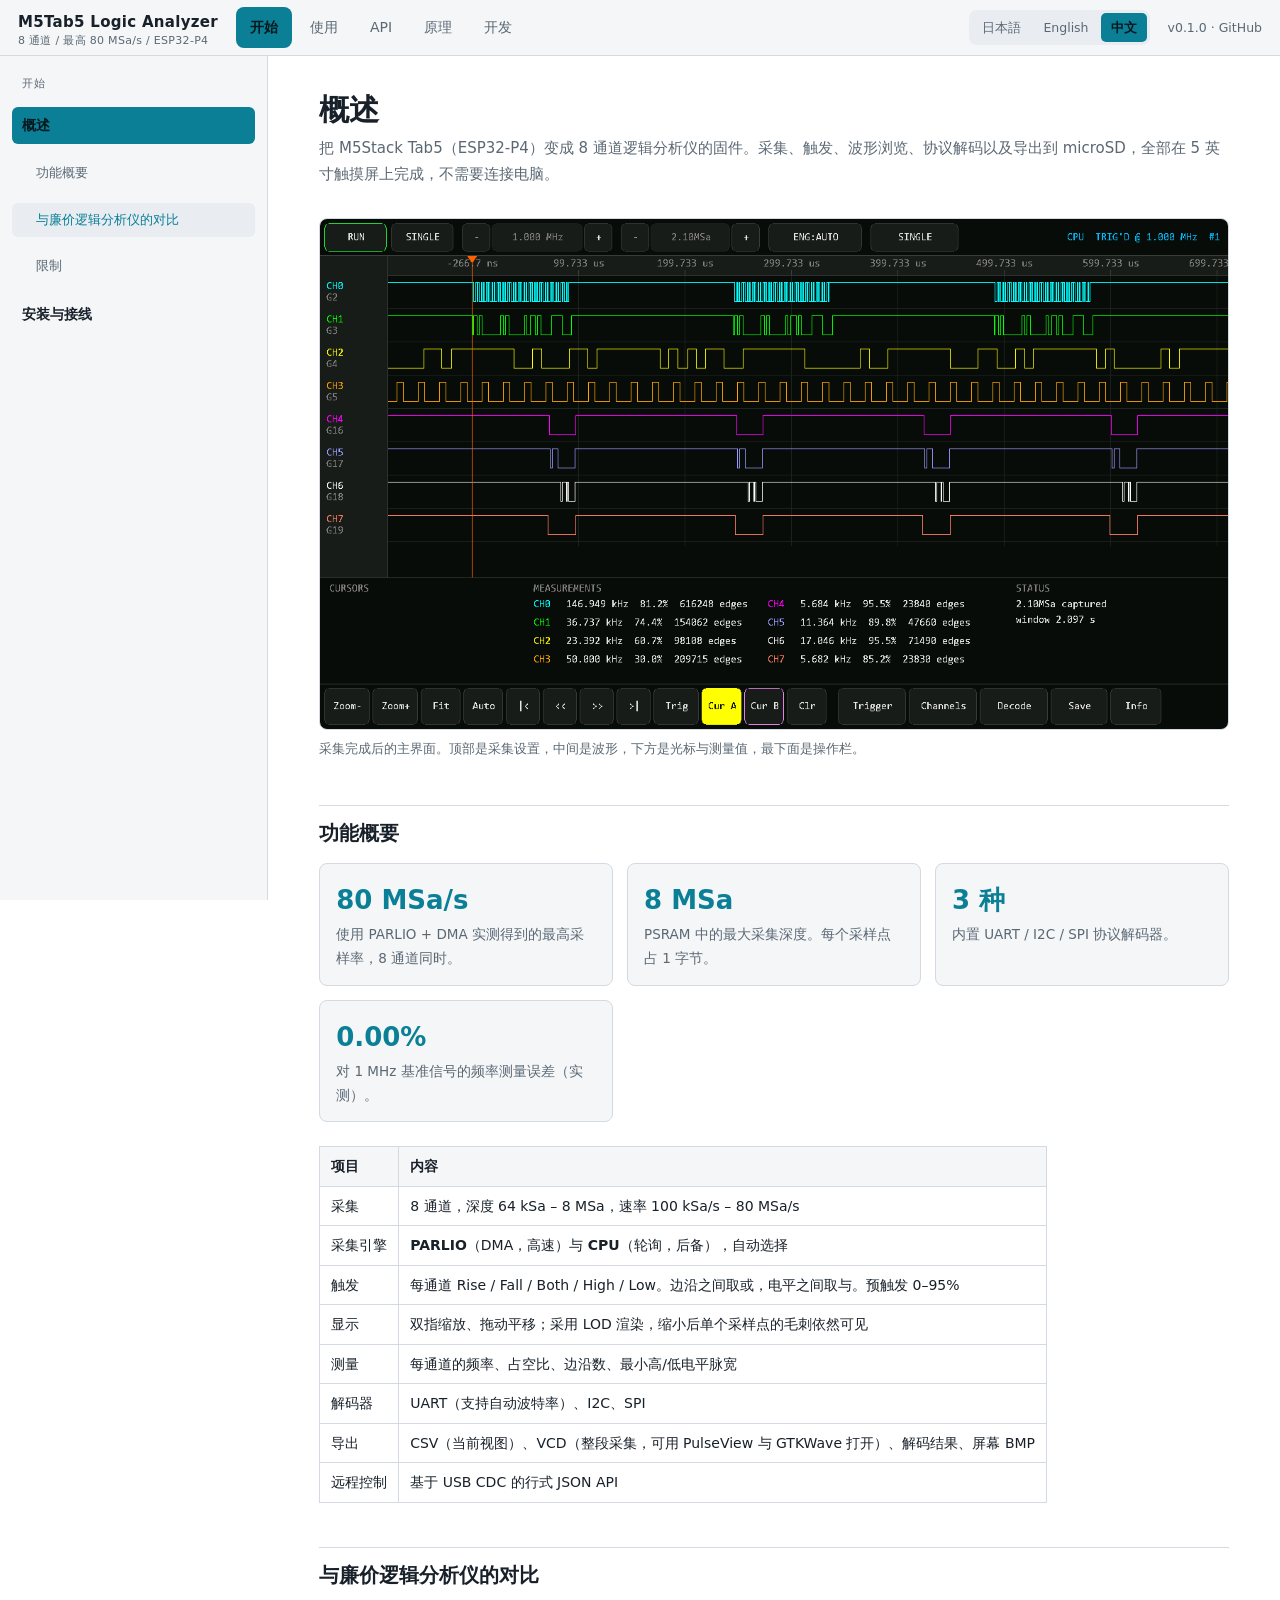
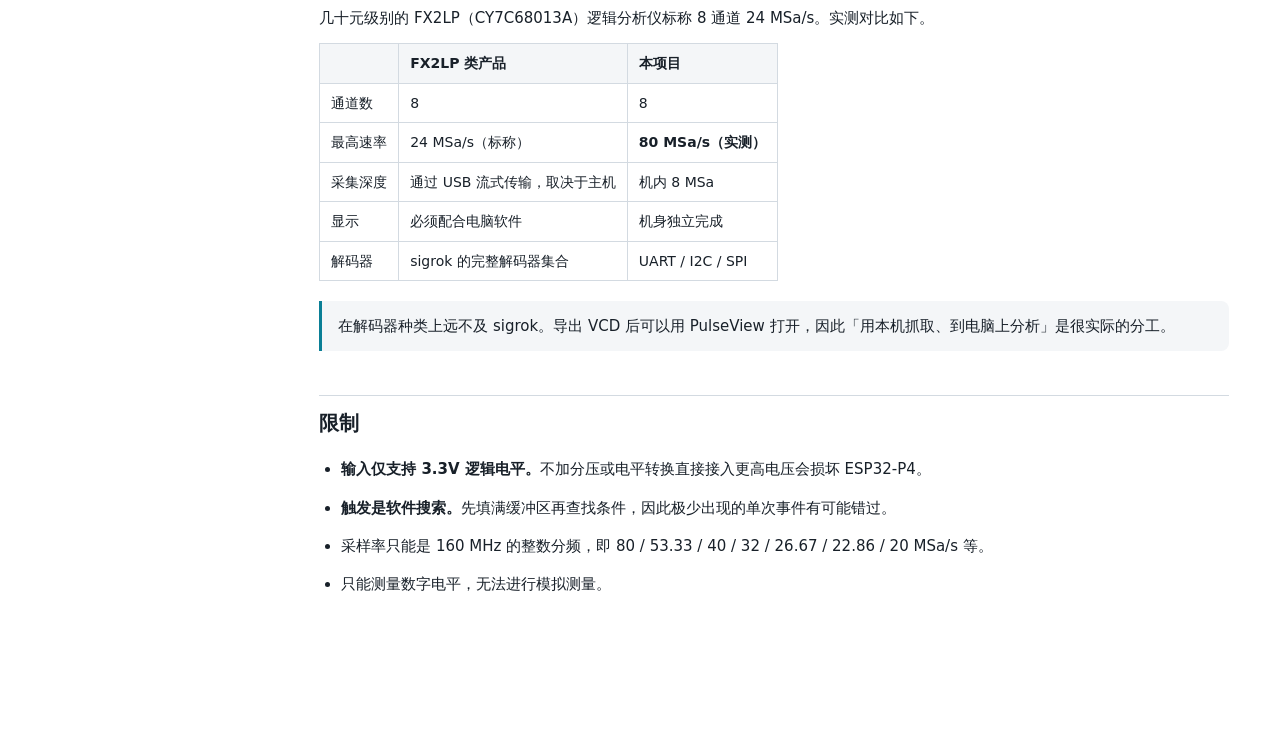
<file: docs/zh.html>
<!doctype html>
<html lang="zh-Hans">
<head>
<meta charset="utf-8">
<meta name="viewport" content="width=device-width, initial-scale=1">
<title>M5Tab5 Logic Analyzer — 文档</title>
<link rel="stylesheet" href="assets/site.css">
</head>
<body>

<header>
  <button id="menuToggle" aria-label="目录">&#9776;</button>
  <div class="brand"><a href="https://github.com/airpocket-soundman/M5Tab-logic-analyzer">M5Tab5 Logic Analyzer</a><small>8 通道 / 最高 80 MSa/s / ESP32-P4</small></div>
  <nav class="main" id="mainNav"></nav>
  <div class="langs"><a href="index.html" data-file="index.html">日本語</a><a href="en.html" data-file="en.html">English</a><a href="zh.html" data-file="zh.html" aria-current="true">中文</a></div>
  <a class="repo" href="https://github.com/airpocket-soundman/M5Tab-logic-analyzer">v0.1.0 &#183; GitHub</a>
</header>

<aside>
  <div class="toc-title" id="tocTitle">目录</div>
  <ul id="toc"></ul>
</aside>

<main id="content">

<article data-page="overview" data-section="start" data-title="概述">

  <h1>概述</h1>
  <p class="lede">把 M5Stack Tab5（ESP32-P4）变成 8 通道逻辑分析仪的固件。采集、触发、波形浏览、协议解码以及导出到 microSD，全部在 5 英寸触摸屏上完成，不需要连接电脑。</p>

  <figure>
    <img src="img/01-overview.png" alt="主界面，显示 8 个通道的波形与各通道测量值">
    <figcaption>采集完成后的主界面。顶部是采集设置，中间是波形，下方是光标与测量值，最下面是操作栏。</figcaption>
  </figure>

  <h2 id="highlights">功能概要</h2>
  <div class="cards">
    <div class="card"><div class="big">80 MSa/s</div><p>使用 PARLIO + DMA 实测得到的最高采样率，8 通道同时。</p></div>
    <div class="card"><div class="big">8 MSa</div><p>PSRAM 中的最大采集深度。每个采样点占 1 字节。</p></div>
    <div class="card"><div class="big">3 种</div><p>内置 UART / I2C / SPI 协议解码器。</p></div>
    <div class="card"><div class="big">0.00%</div><p>对 1 MHz 基准信号的频率测量误差（实测）。</p></div>
  </div>

  <table>
    <tr><th>项目</th><th>内容</th></tr>
    <tr><td>采集</td><td>8 通道，深度 64 kSa – 8 MSa，速率 100 kSa/s – 80 MSa/s</td></tr>
    <tr><td>采集引擎</td><td><b>PARLIO</b>（DMA，高速）与 <b>CPU</b>（轮询，后备），自动选择</td></tr>
    <tr><td>触发</td><td>每通道 Rise / Fall / Both / High / Low。边沿之间取或，电平之间取与。预触发 0–95%</td></tr>
    <tr><td>显示</td><td>双指缩放、拖动平移；采用 LOD 渲染，缩小后单个采样点的毛刺依然可见</td></tr>
    <tr><td>测量</td><td>每通道的频率、占空比、边沿数、最小高/低电平脉宽</td></tr>
    <tr><td>解码器</td><td>UART（支持自动波特率）、I2C、SPI</td></tr>
    <tr><td>导出</td><td>CSV（当前视图）、VCD（整段采集，可用 PulseView 与 GTKWave 打开）、解码结果、屏幕 BMP</td></tr>
    <tr><td>远程控制</td><td>基于 USB CDC 的行式 JSON API</td></tr>
  </table>

  <h2 id="compare">与廉价逻辑分析仪的对比</h2>
  <p>几十元级别的 FX2LP（CY7C68013A）逻辑分析仪标称 8 通道 24 MSa/s。实测对比如下。</p>
  <table>
    <tr><th></th><th>FX2LP 类产品</th><th>本项目</th></tr>
    <tr><td>通道数</td><td>8</td><td>8</td></tr>
    <tr><td>最高速率</td><td>24 MSa/s（标称）</td><td><b>80 MSa/s（实测）</b></td></tr>
    <tr><td>采集深度</td><td>通过 USB 流式传输，取决于主机</td><td>机内 8 MSa</td></tr>
    <tr><td>显示</td><td>必须配合电脑软件</td><td>机身独立完成</td></tr>
    <tr><td>解码器</td><td>sigrok 的完整解码器集合</td><td>UART / I2C / SPI</td></tr>
  </table>
  <div class="note"><p>在解码器种类上远不及 sigrok。导出 VCD 后可以用 PulseView 打开，因此「用本机抓取、到电脑上分析」是很实际的分工。</p></div>

  <h2 id="limits">限制</h2>
  <ul>
    <li><b>输入仅支持 3.3V 逻辑电平。</b>不加分压或电平转换直接接入更高电压会损坏 ESP32-P4。</li>
    <li><b>触发是软件搜索。</b>先填满缓冲区再查找条件，因此极少出现的单次事件有可能错过。</li>
    <li>采样率只能是 160 MHz 的整数分频，即 80 / 53.33 / 40 / 32 / 26.67 / 22.86 / 20 MSa/s 等。</li>
    <li>只能测量数字电平，无法进行模拟测量。</li>
  </ul>

</article>
<article data-page="setup" data-section="start" data-title="安装与接线">

  <h1>安装与接线</h1>
  <p class="lede">探头接线、编译与烧录。</p>

  <h2 id="wiring">探头接线</h2>
  <p>探头接到 Tab5 的 <b>M5-Bus 排针（2×15，30 针）</b>上。</p>

  <figure>
    <img src="img/m5bus-pinout.svg" alt="M5-Bus 排针引脚图，8 个探头通道以对应波形颜色标出" style="background:#0f1216">
    <figcaption>M5-Bus 引脚分配。CH0–CH7 使用与屏幕波形相同的颜色标注。</figcaption>
  </figure>

  <table>
    <tr><th>通道</th><th>GPIO</th><th>M5-Bus 引脚</th><th>备注</th></tr>
    <tr><td>CH0</td><td>G2</td><td class="num">21</td><td>通用 GPIO</td></tr>
    <tr><td>CH1</td><td>G3</td><td class="num">19</td><td>通用 GPIO</td></tr>
    <tr><td>CH2</td><td>G4</td><td class="num">20</td><td>通用 GPIO</td></tr>
    <tr><td>CH3</td><td>G5</td><td class="num">11</td><td>与 M5-Bus SPI_SCK 共用</td></tr>
    <tr><td>CH4</td><td>G16</td><td class="num">2</td><td>通用 GPIO</td></tr>
    <tr><td>CH5</td><td>G17</td><td class="num">4</td><td>与 M5-Bus PB_IN 共用</td></tr>
    <tr><td>CH6</td><td>G18</td><td class="num">7</td><td>与 M5-Bus SPI_MOSI 共用</td></tr>
    <tr><td>CH7</td><td>G19</td><td class="num">9</td><td>与 M5-Bus SPI_MISO 共用</td></tr>
    <tr><td>GND</td><td>—</td><td class="num">1 / 3 / 5</td><td>必须与被测电路共地</td></tr>
  </table>

  <div class="warn">
    <p><b>输入为 3.3V。</b>直接接入 5V 或 12V 信号会烧毁 ESP32-P4。测量更高电压时请使用分压电路或 3.3V 电平转换/缓冲器。</p>
    <p><b>第 25 / 27 / 29 针为 HVIN，第 28 / 30 针为 5V 与电池。</b>请注意不要让探头引线碰到它们。</p>
  </div>

  <p>空闲输入默认启用内部上拉，因此未连接的通道会稳定读为高电平，而不会拾取噪声。</p>

  <div class="tip">
    <p>8 个引脚全部位于 GPIO bank 0（GPIO0–31），因此 CPU 引擎只需一次寄存器读取即可获得全部通道。如果要重新分配引脚，尽量不要跨 bank，否则吞吐会下降。映射位于 <code>include/config.h</code> 开头几行。</p>
  </div>

  <h2 id="build">编译与烧录</h2>
  <p>本项目使用 PlatformIO，配合支持 ESP32-P4 的 <a href="https://github.com/pioarduino/platform-espressif32">pioarduino</a> 平台。</p>
  <pre><code>pio run -t upload</code></pre>
  <p>串口监视：</p>
  <pre><code>pio device monitor</code></pre>
  <p>首次编译需要下载工具链，约 5–10 分钟。</p>

  <div class="warn">
    <p><b>在 Windows 上不要从 Git Bash / MSYS 运行 <code>pio</code>。</b>ESP-IDF 的工具安装程序会报 <code>MSys/Mingw is not supported</code> 而失败。请使用 PowerShell 或 cmd。</p>
  </div>

  <h2 id="firstrun">不接线的首次验证</h2>
  <p>内置测试信号发生器可以在不接任何线的情况下验证整条通路。通过<a href="#" data-goto="api">远程控制 API</a>：</p>
  <pre><code>gen ch=0 freq=1000000 duty=50
trigger clear=1
config engine=parlio rate=26666666 depth=2097152
single</code></pre>
  <p>采集结束后发送 <code>stats</code>。若 <code>stats[0].freq</code> 接近 1000000，说明 GPIO 矩阵、PARLIO、DMA 与缓冲区都工作正常。</p>

</article>
<article data-page="ui" data-section="use" data-title="界面说明">

  <h1>界面说明</h1>
  <p class="lede">1280×720 的屏幕分为五个区域。</p>

  <figure>
    <img src="img/03-zoomed.png" alt="放大后的波形，8 个通道都有信号">
    <figcaption>放大后的混合信号采集。CH0/CH1 为 I2C，CH2 为 UART，CH3 为 PWM，CH4–CH7 为 SPI。</figcaption>
  </figure>

  <table>
    <tr><th>区域</th><th>内容</th></tr>
    <tr><td>顶栏</td><td>RUN / SINGLE、采样率、深度、引擎、触发模式，右端为状态显示</td></tr>
    <tr><td>左侧列</td><td>通道名与所分配的 GPIO。<code>inv</code> 表示逻辑反相</td></tr>
    <tr><td>波形区</td><td>时间标尺、8 条波形、2 行解码标注</td></tr>
    <tr><td>中部面板</td><td>光标、各通道测量值、状态与提示信息</td></tr>
    <tr><td>底栏</td><td>缩放、平移、光标操作以及各弹出面板的入口</td></tr>
  </table>

  <h2 id="statusline">右上角的状态显示</h2>
  <p>形如 <code>CPU TRIG'D @ 5.000 MHz #2</code>。</p>
  <ul>
    <li><b>引擎</b> — 实际使用的采集引擎（<code>PARLIO</code> 或 <code>CPU</code>）</li>
    <li><b>状态</b> — <code>IDLE</code> / <code>SAMPLING</code> / <code>TRIG'D</code>（已触发）/ <code>UNTRIG</code>（未触发）/ <code>FAILED</code></li>
    <li><b>@ 速率</b> — 实际有效采样率，是硬件真正产生的值而非请求值</li>
    <li><b>#n</b> — 采集次数</li>
  </ul>

  <h2 id="measure">如何读测量值</h2>
  <p>中部面板的 MEASUREMENTS 是针对整段采集的各通道统计。</p>
  <ul>
    <li><b>频率</b> — 由上升沿平均间隔算出，不会被窗口边缘被截断的脉冲串带偏</li>
    <li><b>占空比</b> — 仅统计完整周期内的平均高电平比例</li>
    <li><b>边沿数</b> — 整段采集中的跳变次数</li>
    <li>非周期信号会显示 <code>N edges  min 120 ns</code>，即观测到的最窄脉宽</li>
  </ul>
  <div class="tip"><p>最小脉宽可以用来判断采样率是否够用：如果它只有采样周期的 2–3 倍，就应该提高采样率。</p></div>

</article>
<article data-page="capture" data-section="use" data-title="采集与触发">

  <h1>采集与触发</h1>
  <p class="lede">采样率与深度的选择，以及触发条件的组合方式。</p>

  <figure>
    <img src="img/02-capture-64k.png" alt="以 5 MSa/s 采集 65.5 kSa 的状态">
    <figcaption>以 5 MSa/s 采集 65.5 kSa 后的画面。</figcaption>
  </figure>

  <h2 id="rate">采样率与深度</h2>
  <p>对于关心的最快边沿，采样率取其 <b>5–10 倍</b>为宜。采集时间为 <code>深度 ÷ 采样率</code>，显示在中部面板的 <code>window</code> 处。</p>
  <table>
    <tr><th>操作</th><th>作用</th></tr>
    <tr><td>速率 <code>-</code> <code>+</code></td><td>100 kSa/s – 80 MSa/s。实际值请看状态显示中 <code>@</code> 后的数字</td></tr>
    <tr><td>深度 <code>-</code> <code>+</code></td><td>64 kSa – 8 MSa。<b>改变深度会丢弃当前采集</b>，改变速率则不会</td></tr>
    <tr><td><code>ENG</code></td><td><code>AUTO</code> / <code>PARLIO</code> / <code>CPU</code>。AUTO 会优先选择可用的 PARLIO</td></tr>
  </table>
  <div class="note"><p>采样率只能是 160 MHz 的整数分频，菜单中只列出实际可达的值（80 / 53.33 / 40 / 32 / 26.67 / 22.86 / 20 MSa/s …）。无法输出正好 24 MSa/s，请使用略高的 26.67 MSa/s。</p></div>

  <h2 id="trigger">触发条件</h2>
  <figure>
    <img src="img/09-trigger.png" alt="触发设置面板">
    <figcaption>Trigger 面板。每点一次通道，条件就切换一次。</figcaption>
  </figure>
  <ul>
    <li>每点击一次通道按钮，条件依次切换 <code>--</code> → <code>Rise</code> → <code>Fall</code> → <code>Both</code> → <code>High</code> → <code>Low</code> → <code>--</code>。</li>
    <li><b>边沿条件之间取或</b>，<b>电平条件之间取与</b>；两者同时存在时为「任一边沿 且 所有电平」。</li>
    <li>例如 CH0=<code>Rise</code>、CH1=<code>Low</code> 表示「CH1 为低电平期间 CH0 出现上升沿」。</li>
    <li><b>pre %</b> 是预触发比例。设为 25% 时屏幕左侧 1/4 为触发前的数据。</li>
    <li><b>Clear all</b> 将所有通道恢复为 <code>--</code>。没有任何条件时相当于不触发，直接显示采到的数据。</li>
  </ul>

  <h3>触发模式</h3>
  <table>
    <tr><th>模式</th><th>找不到条件时</th></tr>
    <tr><td>AUTO</td><td>照样显示</td></tr>
    <tr><td>NORMAL</td><td>在 5 秒内反复采集并查找，期间保留上一次的画面</td></tr>
    <tr><td>SINGLE</td><td>只采集一次然后停止</td></tr>
  </table>

  <div class="note">
    <p>触发是软件搜索而非硬件比较器。先填满缓冲区再扫描，因此 NORMAL 模式是「采集 → 查找 → 未找到则重新采集」的循环。对周期性信号足够用，但极少出现的单次事件有可能落在两次采集之间。这是为了保证「采集过程中一个采样点都不丢」而做出的取舍。</p>
  </div>

</article>
<article data-page="navigate" data-section="use" data-title="波形操作与光标">

  <h1>波形操作与光标</h1>
  <p class="lede">平移、缩放，以及用两条光标进行时间测量。</p>

  <figure>
    <img src="img/08-cursors.png" alt="放置了光标 A 与 B 的状态">
    <figcaption>放置两条光标后，中部面板会显示 Δt 及其倒数（频率）。</figcaption>
  </figure>

  <table>
    <tr><th>操作</th><th>动作</th></tr>
    <tr><td>拖动</td><td>左右平移</td></tr>
    <tr><td>双指缩放</td><td>以两指中点为轴缩放时间轴</td></tr>
    <tr><td>点击</td><td>把当前光标放到该位置</td></tr>
    <tr><td><span class="kbd">Zoom-</span> <span class="kbd">Zoom+</span></td><td>以屏幕中心为轴按 2 倍缩放</td></tr>
    <tr><td><span class="kbd">Fit</span></td><td>把整段采集显示在屏幕内</td></tr>
    <tr><td><span class="kbd">Auto</span></td><td>调整到最窄脉冲约为 3 像素的缩放（采集后的默认值）</td></tr>
    <tr><td><span class="kbd">|&lt;</span> <span class="kbd">&gt;|</span></td><td>跳到开头 / 结尾</td></tr>
    <tr><td><span class="kbd">&lt;&lt;</span> <span class="kbd">&gt;&gt;</span></td><td>每次滚动半屏</td></tr>
    <tr><td><span class="kbd">Trig</span></td><td>跳到触发位置</td></tr>
    <tr><td><span class="kbd">Cur A</span> <span class="kbd">Cur B</span></td><td>选择点击时要放置哪条光标，当前选中的会高亮</td></tr>
    <tr><td><span class="kbd">Clr</span></td><td>清除光标</td></tr>
  </table>

  <h2 id="autoscale">采集后为什么不是显示全体</h2>
  <p>把整段采集塞进波形区，意味着用大约 1180 像素画 2 MSa，即每列约 1700 个采样点。这样所有通道都会变成实心色块，完全看不出信号形状。</p>
  <p>因此采集完成后会根据数据自动选择缩放：<b>让各通道最小脉宽的中位数约占 3 个像素</b>。之所以取中位数而不是最小值，是因为当快速的 SPI 时钟与低速 UART 混在一起时，按最小值会放大过度，其余通道全部变成直线。想看全局时按 <span class="kbd">Fit</span>，想回到自动缩放时按 <span class="kbd">Auto</span>。</p>

  <h2 id="lod">为什么缩小后毛刺不会消失</h2>
  <p>如果简单地把 8 MSa 抽取到约 1150 列，单个采样点的毛刺就会消失，逻辑分析仪也就失去了意义。</p>
  <p>因此每次采集完成后都会构建 <b>(OR, AND) 摘要金字塔</b>。OR 表示「是否曾经为高」，AND 表示「是否始终为高」，所以无论缩小多少，单个采样点的尖峰仍会以「同时存在高与低」的形式显示为一条竖线。这是<b>不损失信息的抽取</b>。</p>

</article>
<article data-page="channels" data-section="use" data-title="通道设置">

  <h1>通道设置</h1>
  <p class="lede">显示开关与逻辑反相。</p>

  <figure>
    <img src="img/10-channels.png" alt="通道设置面板">
    <figcaption>Channels 面板。</figcaption>
  </figure>

  <ul>
    <li><b>SHOWN / hidden</b> — 隐藏某个通道后，其余通道的显示高度会变大，适合集中观察两三条信号。</li>
    <li><b>INVERTED / normal</b> — 逻辑反相，用于开漏信号或反相探头。波形、测量值以及 CSV、VCD 导出都会同步反映。</li>
  </ul>
  <p>通道名下方显示所分配的 GPIO，处于反相状态的通道在左侧列会标注 <code>inv</code>。</p>

</article>
<article data-page="decode" data-section="use" data-title="协议解码">

  <h1>协议解码</h1>
  <p class="lede">在波形下方叠加显示 UART / I2C / SPI 的解码结果。</p>

  <figure>
    <img src="img/11-decode-options.png" alt="解码器设置面板">
    <figcaption>Decode 面板。修改任何选项都会立即重新解码。</figcaption>
  </figure>

  <h2 id="i2c">I2C</h2>
  <figure>
    <img src="img/05-decode-i2c.png" alt="I2C 解码结果">
    <figcaption>地址 <code>50 W</code> 之后是数据 <code>50 5A 3C</code>，下一行为 ACK（<code>A</code>）/ NAK（<code>N</code>）。</figcaption>
  </figure>
  <p>只需分配 SCL 与 SDA 两个通道。上行显示 <code>START</code> / <code>Sr</code>（重复起始）/ <code>STOP</code>、带 R/W 位的地址以及数据字节。</p>

  <h2 id="uart">UART</h2>
  <figure>
    <img src="img/06-decode-uart.png" alt="UART 解码结果">
    <figcaption>数据字节 <code>4C 'L'</code>、<code>41 'A'</code>，下一行为 <code>S</code>（起始）/ <code>T</code>（停止）。</figcaption>
  </figure>
  <table>
    <tr><th>项目</th><th>说明</th></tr>
    <tr><td>Line</td><td>信号所在通道</td></tr>
    <tr><td>Baud</td><td><code>auto</code> 或固定值。auto 会把观测到的最窄脉冲当作 1 个比特来推算</td></tr>
    <tr><td>Data bits</td><td>5–9</td></tr>
    <tr><td>Parity</td><td>N / E / O</td></tr>
    <tr><td>Stop bits</td><td>1 或 2</td></tr>
    <tr><td>Polarity</td><td>普通 TTL 串口为 <code>idle high</code>；使用反相探头时选 <code>inverted</code></td></tr>
    <tr><td>Bit order</td><td>通常为 LSB first</td></tr>
  </table>
  <p>停止位不为高的帧会以红色标为 <code>T!</code>，该字节也用错误色显示。此时解码器不再信任位时钟，而是在下一个边沿重新同步，因此一个坏字节不会破坏整条数据流。</p>
  <div class="note"><p>自动波特率的前提是至少存在一个 1 比特宽的脉冲。全是 <code>0x00</code> 或 <code>0xFF</code> 的数据流会推算错误，这时请指定固定波特率。</p></div>

  <h2 id="spi">SPI</h2>
  <figure>
    <img src="img/07-decode-spi.png" alt="SPI 解码结果">
    <figcaption>上行为 MOSI，下行为 MISO。<code>CS\</code> / <code>CS/</code> 表示片选与取消片选。</figcaption>
  </figure>
  <p>CLK 为必填，MOSI / MISO / CS 可用 <code>--</code> 关闭。CS 设为 <code>--</code> 时视为始终选中。采样边沿由 CPOL / CPHA 决定（CPOL 等于 CPHA 时在上升沿采样）。</p>

</article>
<article data-page="save" data-section="use" data-title="保存与导出">

  <h1>保存与导出</h1>
  <p class="lede">向 microSD 导出 CSV / VCD / 解码结果 / 屏幕截图。</p>

  <figure>
    <img src="img/12-save.png" alt="保存面板">
    <figcaption>Save 面板。首次访问时会自动挂载存储卡。</figcaption>
  </figure>

  <table>
    <tr><th>按钮</th><th>输出</th><th>内容</th></tr>
    <tr><td>Save CSV (view)</td><td><code>/la/capNNNN.csv</code></td><td><b>仅当前视图范围</b>，每个采样点一行。时间以触发点为基准</td></tr>
    <tr><td>Save VCD (all)</td><td><code>/la/capNNNN.vcd</code></td><td>整段采集，仅记录电平变化点</td></tr>
    <tr><td>Save decode</td><td><code>/la/decNNNN.txt</code></td><td>解码结果，以制表符分隔</td></tr>
    <tr><td>Screenshot BMP</td><td><code>/la/shotNNNN.bmp</code></td><td>整屏 24 位 BMP</td></tr>
  </table>

  <div class="note"><p>CSV 之所以只导出当前视图，是因为完整的 8 MSa 会达到几十 MB，写入需要好几分钟。需要完整数据时请使用 VCD——它只记录跳变点，体积要小几个数量级。</p></div>

  <h2 id="pulseview">用 PulseView / GTKWave 打开</h2>
  <ol>
    <li>把 VCD 复制到电脑</li>
    <li>在 PulseView 中选择 <i>Import Value Change Dump data</i></li>
    <li>随后即可使用 sigrok 丰富的解码器</li>
  </ol>
  <p>时间刻度会自动选取「每个采样点至少 10 个刻度」条件下最粗的单位，因此改变采样率也不会损失分辨率。</p>

</article>
<article data-page="api" data-section="api" data-title="远程控制 API">

  <h1>远程控制 API</h1>
  <p class="lede">用于烧录的 USB CDC 端口同时也是行式控制 API：发送一行，返回一行 JSON。</p>

  <div class="warn">
    <p><b>请勿操作 DTR / RTS。</b>在 ESP32 的 USB-Serial-JTAG 上，这两根线直接连到复位与启动引脚，翻转它们会使开发板进入 ROM 引导程序并停止响应。打开串口时请让两者保持 false。</p>
  </div>

  <p>日志输出已经调低，但 ESP-IDF 在启动时仍会输出几行。<b>请忽略所有不以 <code>{</code> 开头的行。</b></p>
  <p>命令在两次采集<b>之间</b>处理。采集期间会阻塞，因此在扫描途中发送的 <code>stop</code> 会在下一次扫描前生效。</p>

  <h2 id="api-basic">基本命令</h2>
  <table>
    <tr><th>命令</th><th>用途</th></tr>
    <tr><td><code>ping</code></td><td>连通性确认与固件信息</td></tr>
    <tr><td><code>status</code></td><td>完整状态快照。多数命令都返回相同结构</td></tr>
    <tr><td><code>run</code> / <code>single</code> / <code>stop</code></td><td>连续采集 / 单次采集 / 停止</td></tr>
    <tr><td><code>config [rate=Hz] [depth=samples] [engine=auto|parlio|cpu]</code></td><td><code>rate</code> 会吸附到菜单中最接近的值，<code>depth</code> 向上取整到 2 的幂</td></tr>
    <tr><td><code>trigger [mode=] [pos=] [chN=off|rise|fall|both|high|low] [clear=1]</code></td><td>触发条件</td></tr>
    <tr><td><code>channel n=0-7 [on=0|1] [inv=0|1]</code></td><td>显示与逻辑反相</td></tr>
  </table>
  <pre><code>&gt; ping
{"ok":true,"fw":"0.1.0","api":1,"board":22,"channels":8,"parlio_built":true,"cpu_mhz":360}</code></pre>

  <h2 id="api-read">读取波形</h2>
  <table>
    <tr><th>命令</th><th>用途</th></tr>
    <tr><td><code>stats</code></td><td>各通道的频率、占空比、边沿数与最小脉宽</td></tr>
    <tr><td><code>edges ch=N [from=] [count=]</code></td><td><b>自动化时的首选。</b>只返回跳变位置，比原始采样小几个数量级。每次最多 2048 个</td></tr>
    <tr><td><code>read [from=] [count=]</code></td><td>以十六进制返回原始采样，每个采样 1 字节，bit N 对应通道 N。每次最多 4096 个</td></tr>
    <tr><td><code>ann [from=] [count=]</code></td><td>解码结果，每次最多 512 条</td></tr>
  </table>
  <pre><code>&gt; edges ch=0 count=8
{"ok":true,"ch":0,"from":0,"level":1,"sec_per_sample":3.75e-08,
 "edges":[13,27,40,54,67,81,94,108],"next":109,"more":true}</code></pre>

  <h2 id="api-decode">解码器</h2>
  <pre><code>decode kind=i2c scl=0 sda=1
decode kind=uart line=2 baud=auto bits=8 parity=n stop=1
decode kind=spi clk=4 mosi=5 miso=6 cs=7 cpol=0 cpha=0 order=msb bits=8</code></pre>
  <p>任何改动都会触发重新解码。<code>mosi</code> / <code>miso</code> / <code>cs</code> 可以设为 <code>-1</code> 以关闭该通道。</p>

  <h2 id="api-gen">内置测试信号发生器</h2>
  <p><code>gen ch=N [freq=Hz] [duty=0..100]</code> 会用 LEDC 驱动该通道的引脚，同时仍然对其采样，因此<b>不接任何线也能验证整条通路</b>。</p>
  <p><code>gen pin=&lt;gpio&gt;</code> 可以驱动<b>任意 GPIO</b>。把空闲引脚（例如 G47 = M5-Bus 第 23 针）用跳线直接接到某个测量通道，就能连<b>外部路径</b>一起验证——焊盘、真实导线、焊盘。最多可同时驱动 4 个引脚。</p>
  <pre><code>&gt; gen ch=0 freq=1000000 duty=50
{"ok":true,"gen":"on","ch":0,"pin":2,"freq":1000000,"duty":50,"res_bits":5}
&gt; gen off=1</code></pre>
  <p><code>res_bits</code> 是 LEDC 的分辨率，频率越高该值越小。占空比的量化步长为 1/2<sup>res_bits</sup>，因此高频时无法得到正好 50%（<code>res_bits=5</code> 时为 15/32 = 46.9%）。</p>

  <h2 id="api-example">PowerShell 辅助脚本</h2>
  <pre><code>$p = New-Object System.IO.Ports.SerialPort "COM6",115200,None,8,one
$p.DtrEnable = $false   # 必须：翻转会使开发板进入引导程序
$p.RtsEnable = $false
$p.NewLine = "`n"
$p.Open()

function Send-Cmd([string]$c) {
  $p.WriteLine($c)
  $sb = New-Object System.Text.StringBuilder
  $deadline = (Get-Date).AddSeconds(15)
  while ((Get-Date) -lt $deadline) {
    $null = $sb.Append($p.ReadExisting())
    foreach ($ln in ($sb.ToString() -split "`n")) {
      $t = $ln.Trim()
      if ($t.StartsWith('{') -and $t.EndsWith('}')) { return $t | ConvertFrom-Json }
    }
    Start-Sleep -Milliseconds 15
  }
}

Send-Cmd 'ping'</code></pre>
  <p>完整命令说明见 <a href="API.md">docs/API.md</a>。</p>

</article>
<article data-page="arch" data-section="how" data-title="架构">

  <h1>架构</h1>
  <p class="lede">采集引擎、触发与渲染的设计及其理由。</p>

  <pre><code>main.cpp
  &#9492;&#9472; App                            应用状态机 + 触摸 UI
       &#9500;&#9472; ISampler                  采集引擎抽象
       &#9474;    &#9500;&#9472; SamplerParlio        PARLIO RX + GDMA
       &#9474;    &#9492;&#9472; SamplerCpu           GPIO 轮询循环
       &#9500;&#9472; CaptureBuffer             PSRAM 采样存储 + LOD 金字塔
       &#9500;&#9472; findTrigger()             触发条件的软件搜索
       &#9500;&#9472; measureChannels()          各通道频率/占空比/边沿
       &#9500;&#9472; runDecoder()               UART / I2C / SPI
       &#9500;&#9472; WaveformView               波形、标尺、标注、光标
       &#9492;&#9472; Exporter                   microSD 上的 CSV / VCD / txt / BMP</code></pre>

  <h2 id="format">采样存储格式</h2>
  <p>每个采样占 1 字节，bit N 对应通道 N。把 8 个通道压进 1 字节的好处是</p>
  <ul>
    <li>正好与 PARLIO 的 <code>data_width = 8</code> 对应；</li>
    <li>CPU 引擎的位重排只需几条指令；</li>
    <li>触发搜索、测量与解码全都变成对字节数组的扫描。</li>
  </ul>
  <p>即使深度为 8 MSa 也只有 8 MB，Tab5 的 32 MB PSRAM 绰绰有余。</p>

  <h2 id="parlio">PARLIO 引擎</h2>
  <p>ESP32-P4 的 PARLIO 接收器在内部分频时钟的每个边沿锁存 8 路输入，并通过 GDMA 写入内存。全程不占用 CPU，因此没有抖动。</p>
  <p>设计上最大的约束是驱动<b>拒绝位于内部 RAM 之外的 DMA 载荷</b>。因此在内部 RAM 中开辟 191 KiB 的环形缓冲区，并挂上 <code>partial_rx_en</code> 的<b>无限事务</b>。由于描述符链是循环的，硬件在块之间一次都不会停顿。</p>
  <p>数据如何离开这个环形缓冲区，决定了可达到的采样率。</p>
  <table>
    <tr><th>模式</th><th>条件</th><th>特点</th></tr>
    <tr><td><b>direct</b></td><td>深度 ≤ 191 kSa</td><td>采集期间完全不复制，没有任何实时约束，速率仅受外设本身限制</td></tr>
    <tr><td><b>stream</b></td><td>深度 &gt; 191 kSa</td><td>每个描述符完成时在中断中复制到 PSRAM，复制必须跟得上采样率</td></tr>
  </table>

  <h2 id="noeof">消除帧边界</h2>
  <p>最初使用的是软分隔符，它会<b>每 65280 个采样多出约 1 个杂散边沿</b>。这个周期以采样数计是恒定的、以时间计则不是，而且在完全没有接线的通道上也以同样的比例出现——因此不是外部拾取，而是与 PARLIO 的帧结束同步。</p>
  <p>软分隔符无法表达「永不结束帧」：<code>eof_data_len</code> 不接受 0，而寄存器只有 16 位，所以即使无限事务并不需要边界，也至少每 65535 个采样出现一次。电平分隔符则接受 <code>eof_data_len = 0</code>（「运行到使能信号失效为止」），因此把 <b>G51 固定为常时有效的使能信号</b>，帧就永远不会结束。该引脚由芯片自行驱动，无需接线，但<b>不能挪作他用</b>。之所以选 G51，是因为原理图中只有它配有独立 TVS，而其余 M5-Bus 引脚都共用 ESD 阵列，这样常时驱动的信号就不会与探头通道挤在同一个阵列里。</p>
  <table>
    <tr><th class="num">深度</th><th class="num">修正前的杂散边沿</th><th class="num">修正后</th></tr>
    <tr><td class="num">131072</td><td class="num">+3</td><td class="num">+1</td></tr>
    <tr><td class="num">1048576</td><td class="num">+26</td><td class="num">0</td></tr>
    <tr><td class="num">4194304</td><td class="num">+73</td><td class="num">-1</td></tr>
    <tr><td class="num">8388608</td><td class="num">—</td><td class="num">-3</td></tr>
  </table>
  <p>若无法分配电平分隔符则自动退回软分隔符，Info 面板会相应显示 <code>no EOF</code> 或 <code>soft EOF</code>。</p>

  <h2 id="cpu">CPU 引擎</h2>
  <p>直接读取 GPIO 输入寄存器，并用编译期从 config.h 的引脚映射展开的移位序列压成 1 字节。默认映射下所有通道都在 bank 0，因此只需一次寄存器读取。</p>
  <p>节拍控制不使用延时循环，而是用 RISC-V 的周期计数器：为每个采样计算截止时刻并自旋等待。当请求速率超过循环极限时，截止时刻总在过去，循环自然进入自由运行，并返回<b>实测速率</b>。这正是时间轴不会说谎的原因。</p>
  <p>中断以约 2 ms 为单位分段屏蔽。若在长达数秒的采集中始终屏蔽，时钟节拍与看门狗都会失效，因此接受在分段边界出现一个很小的（并已报告的）间隙。</p>

  <h2 id="trig-impl">触发</h2>
  <p>没有硬件触发，因此采用<b>先填满缓冲区再查找条件</b>的方式。<code>TriggerConfig</code> 会折叠成 4 个位掩码（上升 / 下降 / 高电平 / 低电平），使搜索循环每个采样只需几条指令。</p>
  <p>搜索从预触发长度之后的位置开始，这样可以保证找到的位置之前一定有所要求的预触发长度。</p>

  <h2 id="render">渲染与闪烁</h2>
  <p>Tab5 的 MIPI-DSI 面板只有一块帧缓冲（M5GFX 以 <code>num_fbs = 1</code> 配置），并且被持续扫描输出。也就是说<b>直接画到屏幕上的内容会立刻可见，包括「清除某个区域」与「重新绘制」之间的那一瞬间</b>，这正是闪烁的来源。</p>
  <p>为此做了三件事。</p>
  <ul>
    <li><b>波形离屏合成</b> —— 先画到 PSRAM 中的 <code>M5Canvas</code>（1184×454×2，约 1.03 MB），再一次性推送，中间状态不会出现在屏幕上。</li>
    <li><b>按列渲染</b> —— 不再「先清空整个绘图区、再逐通道绘制」，而是把每一列的背景、网格线、通道分隔线与全部 8 条波形一起画出。附带的好处是 LOD 金字塔的查询次数变成了<b>原来的八分之一</b>（此前同一列范围会被逐通道查询 8 次）。</li>
    <li><b>外框增量更新</b> —— 只重绘外观发生变化的按钮，测量值只清除自身字段的尾部。整个界面中不再有任何整块 <code>fillRect</code> 清除。</li>
  </ul>
  <p>这些都<b>不会与采集争抢资源</b>。绘制只在两次采集之间运行（主循环是单线程），因此推送不会与 DMA 或复制中断争夺 PSRAM 带宽。</p>

  <h2 id="lod-impl">LOD 金字塔</h2>
  <p>采集完成时构建 (OR, AND) 摘要金字塔。第 0 层把 64 个采样折叠为 1 项，之后每层再折半。内存开销为 2 字节 × (N/64) × 2 ≈ N/16 字节，即使 8 MSa 也只有约 512 KB。</p>
  <p>放大到每像素不足 1 个采样时则绕过金字塔，直接用真实采样绘制阶梯波形。</p>

</article>
<article data-page="perf" data-section="how" data-title="实测性能">

  <h1>实测性能</h1>
  <p class="lede">M5Stack Tab5 实机（ESP32-P4 rev v1.3 / 360 MHz / PSRAM 32MB）的测量结果。</p>

  <p>用内置发生器在 CH0 输出 1 MHz 方波，以深度 2 MSa 采集的结果。</p>
  <table>
    <tr><th>请求速率</th><th class="num">有效速率</th><th class="num">采集点数</th><th class="num">1 MHz 测得</th><th class="num">误差</th><th class="num">复制中断占用</th></tr>
    <tr><td>20 MSa/s</td><td class="num">20.00</td><td class="num">2097152</td><td class="num">1.00 MHz</td><td class="num">0.00%</td><td class="num">20%</td></tr>
    <tr><td>22.86 MSa/s</td><td class="num">22.86</td><td class="num">2097152</td><td class="num">1.00 MHz</td><td class="num">0.00%</td><td class="num">22%</td></tr>
    <tr><td><b>26.67 MSa/s</b></td><td class="num"><b>26.67</b></td><td class="num">2097152</td><td class="num">1.00 MHz</td><td class="num">0.00%</td><td class="num"><b>26%</b></td></tr>
    <tr><td>32 MSa/s</td><td class="num">32.00</td><td class="num">2097152</td><td class="num">1.00 MHz</td><td class="num">0.00%</td><td class="num">31%</td></tr>
    <tr><td>40 MSa/s</td><td class="num">40.00</td><td class="num">2097152</td><td class="num">1.00 MHz</td><td class="num">0.00%</td><td class="num">39%</td></tr>
    <tr><td>53.33 MSa/s</td><td class="num">53.33</td><td class="num">2097152</td><td class="num">1.00 MHz</td><td class="num">0.00%</td><td class="num">52%</td></tr>
    <tr><td>80 MSa/s</td><td class="num">80.00</td><td class="num">2097152</td><td class="num">1.00 MHz</td><td class="num">0.00%</td><td class="num">77%</td></tr>
  </table>

  <div class="tip"><p><b>性能超过 24 MSa/s 的 FX2LP 类廉价逻辑分析仪。</b>在 26.67 MSa/s 时复制中断占用仅 26%，深度也已验证到 2 MSa，并且边沿数与理论值完全一致，没有任何丢失。</p></div>

  <div class="warn"><p>80 MSa/s 也能工作，但中断占用达 77% 已无余量，因此日常使用建议 <b>40 MSa/s 以下</b>。占用超过 80% 时 Info 面板会显示 <code>OVERRUN RISK</code>。</p></div>

  <h2 id="perf-input">输入频率实测</h2>
  <p>用内置发生器输出方波，以 80 MSa/s、深度 131072 采集的结果。</p>
  <table>
    <tr><th class="num">发生频率</th><th class="num">每周期采样数</th><th class="num">测得值</th><th class="num">边沿数</th><th>判定</th></tr>
    <tr><td class="num">1.00 MHz</td><td class="num">80</td><td class="num">1.00 MHz</td><td class="num">3279</td><td>与理论一致</td></tr>
    <tr><td class="num">1.95 MHz</td><td class="num">40</td><td class="num">1.95 MHz</td><td class="num">6379</td><td>一致</td></tr>
    <tr><td class="num">4.91 MHz</td><td class="num">16</td><td class="num">4.91 MHz</td><td class="num">16092</td><td>一致</td></tr>
    <tr><td class="num">9.74 MHz</td><td class="num">8</td><td class="num">9.74 MHz</td><td class="num">31908</td><td>一致</td></tr>
    <tr><td class="num">12.96 MHz</td><td class="num">6</td><td class="num">12.96 MHz</td><td class="num">42449</td><td>一致</td></tr>
    <tr><td class="num"><b>19.44 MHz</b></td><td class="num"><b>4.1</b></td><td class="num"><b>19.44 MHz</b></td><td class="num"><b>63695 / 63696</b></td><td>连续两次一致</td></tr>
  </table>
  <p>发生频率之所以不是整数，是因为 LEDC 的分频带小数，并非分析仪一侧的误差——同样的数值会反复重现。</p>
  <div class="note"><p><b>19.44 MHz 以上尚未测量</b>，因为内置 LEDC 无法产生更高频率，需要外部信号源。这并不是外设的上限。</p></div>

  <h2 id="perf-channels">通道映射验证</h2>
  <p>依次在单个通道上输出 1 MHz，以 20 MSa/s、深度 131072 采集。理论边沿数为 13107。</p>
  <table>
    <tr><th>驱动通道</th><th>GPIO</th><th>有响应的通道</th><th class="num">测得值</th><th class="num">边沿数</th></tr>
    <tr><td>CH0</td><td>G2</td><td>仅 CH0</td><td class="num">1.00 MHz</td><td class="num">13106</td></tr>
    <tr><td>CH1</td><td>G3</td><td>仅 CH1</td><td class="num">1.00 MHz</td><td class="num">13107</td></tr>
    <tr><td>CH2</td><td>G4</td><td>仅 CH2</td><td class="num">1.00 MHz</td><td class="num">13111</td></tr>
    <tr><td>CH3</td><td>G5</td><td>仅 CH3</td><td class="num">1.00 MHz</td><td class="num">13111</td></tr>
    <tr><td>CH4</td><td>G16</td><td>仅 CH4</td><td class="num">1.00 MHz</td><td class="num">13114</td></tr>
    <tr><td>CH5</td><td>G17</td><td>仅 CH5</td><td class="num">1.00 MHz</td><td class="num">13107</td></tr>
    <tr><td>CH6</td><td>G18</td><td>仅 CH6</td><td class="num">1.00 MHz</td><td class="num">13111</td></tr>
    <tr><td>CH7</td><td>G19</td><td>仅 CH7</td><td class="num">1.00 MHz</td><td class="num">13111</td></tr>
  </table>
  <p>没有通道错位，也没有串扰。触发也已在实机验证：<code>ch3=rise</code>、预触发 25% 时触发位置为 32770（正好在 32768 边界之后），对空闲线路施加 <code>ch5=rise</code> 则正确返回 <code>-1</code>。</p>

  <h2 id="perf-cpu">CPU 引擎的实力</h2>
  <p>请求 5 MSa/s 时实测 <b>2.811 MSa/s</b>，并把 200 kHz 的信号测为 200.06 kHz（误差 0.03%）——由于返回的是实测速率，时间轴依然正确。折算下来每个采样约 128 个时钟周期，主要开销在 PSRAM 写入。</p>
  <div class="note"><p><b>可以把 2.8 MSa/s 视为 CPU 引擎的上限。</b>它是 PARLIO 不可用时的后备方案，不适合日常使用。</p></div>

  <h2 id="perf-todo">尚未验证的项目</h2>
  <table>
    <tr><th>项目</th><th>状态</th></tr>
    <tr><td>microSD 导出</td><td><b>未验证。</b>CSV / VCD / BMP 的写入代码一次都没有执行过</td></tr>
    <tr><td>实机触摸操作</td><td>未确认。UI 操作只在模拟器中用合成触摸事件验证过</td></tr>
    <tr><td>实际电路测量</td><td>目前全部为内部回环，实际接线、接地与信号完整性尚未验证</td></tr>
    <tr><td>真实总线的解码</td><td>仅使用合成波形，但已确认对垃圾输入不会崩溃</td></tr>
    <tr><td>19.44 MHz 以上的输入</td><td>受内置发生器限制，未测量</td></tr>
  </table>

  <h2 id="perf-naming">如何称呼</h2>
  <table>
    <tr><th>指标</th><th class="num">数值</th><th>依据</th></tr>
    <tr><td><b>采样率</b></td><td class="num"><b>80 MSa/s</b>（8 通道同时）</td><td>实测，边沿数与理论一致</td></tr>
    <tr><td>建议常用速率</td><td class="num">40 MSa/s 以下</td><td>80 MSa/s 时复制中断占用 77%，余量不足</td></tr>
    <tr><td>最小可检测脉宽</td><td class="num">12.5 ns @ 80 MSa/s</td><td>1 个采样周期</td></tr>
    <tr><td>已验证的输入频率</td><td class="num">19.44 MHz</td><td>上述实测，更高频率未测量</td></tr>
    <tr><td>实用信号频率</td><td class="num">8–20 MHz</td><td>保证 5–10 倍过采样时</td></tr>
  </table>
  <p>廉价逻辑分析仪标称「24MHz」时，这个 24 指的是采样率。按同样的说法，本机相当于 <b>80MHz</b>。但「80 MHz」容易被误读为「可以测量 80 MHz 的信号」，因此<b>建议连单位一起写成 <code>80 MSa/s</code></b>。</p>

  <h2 id="perf-notes">测量注意事项</h2>
  <ul>
    <li><b>时间轴直接使用硬件分频值。</b>用挂钟测量会因为包含启动与停止处理而偏长约 1%，该数值仅用于诊断显示。</li>
    <li>可测量的信号频率与采样率不同。要准确定位边沿需要 5–10 倍过采样，因此 40 MSa/s 适用于 4–8 MHz，20 MSa/s 适用于 2–4 MHz。</li>
    <li>CPU 引擎的上限由循环速度决定，显示的是实测值。它是 PARLIO 不可用时的后备方案。</li>
  </ul>

</article>
<article data-page="sim" data-section="dev" data-title="模拟器">

  <h1>浏览器模拟器</h1>
  <p class="lede">无需实机即可运行 UI，并重新生成本手册中的所有截图。</p>

  <p>本手册中的所有截图都是<b>把实机 UI 代码编译成 WebAssembly 后生成的</b>，不是效果图。<code>WaveformView</code>、<code>App</code>、解码器、测量与 LOD 金字塔与固件使用完全相同的源码。</p>

  <h2 id="sim-how">工作原理</h2>
  <p>基于 <a href="https://github.com/airpocket-soundman/web-simulator-for-lvgl">web-simulator-for-lvgl</a> 的 M5GFX 兼容后端。该兼容层只提供像素、矩形与直线，因此 UI 所需的其余部分由 <code>sim/</code> 补齐。</p>
  <ul>
    <li><code>sim/sim_gfx.cpp</code> — 文本绘制、圆角矩形与三角形。字体由 <code>sim/tools/make_font.py</code> 把 Consolas 位图化而来，字宽与 M5GFX 的 Font2/Font4 一致，因此标签不会溢出按钮。</li>
    <li><code>sim/shim/</code> — M5Unified、Arduino、esp_heap_caps、esp_log 的最小桩实现。</li>
    <li><code>sim/sim_sampler.cpp</code> — 生成合成波形的 <code>ISampler</code>，场景中 I2C / UART / PWM / SPI 同时运行。</li>
  </ul>
  <p>UI 代码不直接使用 <code>M5GFX</code>，而是使用 <code>include/gfx.h</code> 中的 <code>LaGfx</code>，因此同一份源码可以同时用于固件与模拟器。</p>

  <h2 id="sim-build">构建</h2>
  <p>生成可交互的 HTML：</p>
  <pre><code>&amp; ..\web-simulator-for-lvgl\lvgl-sim.ps1 build .</code></pre>
  <p>会生成 <code>build/lvgl-simulator/m5tab5-logic-analyzer.html</code>，无需服务器即可直接在浏览器中打开。</p>

  <p>重新生成截图：</p>
  <pre><code>pwsh sim/tools/build_shots.ps1</code></pre>
  <p>把同样的源码编译成无界面的 Node 程序，用脚本化的触摸操作把 13 张图写入 <code>docs/img/</code>。<b>由于是脚本驱动，每次运行得到的图片完全相同。</b></p>

  <h2 id="sim-found">模拟器发现的实机缺陷</h2>
  <p>在截图过程中发现了两个同样存在于实机上的 UI 缺陷。</p>
  <ul>
    <li><b>点击面板的 Close 会留下光标</b> — 按钮处理完按下事件后，抬起事件穿透到了波形区。通过记录「按下已被消费」解决。</li>
    <li><b>点击后的第一帧绘制的是按钮的旧状态</b> — 按钮数组是在输入处理<i>之前</i>构建的。改为在绘制前重新构建。</li>
  </ul>

  <div class="note"><p>模拟器是 UI 预览，而不是开发板模拟器。PARLIO、microSD 与串口 API 都无法工作（Save 面板会如实提示浏览器中没有 microSD）。</p></div>

</article>
<article data-page="trouble" data-section="dev" data-title="故障排查">

  <h1>故障排查</h1>
  <p class="lede">请先查看 Info 面板。</p>

  <figure>
    <img src="img/13-info.png" alt="Info 面板">
    <figcaption>Info 面板会显示引擎选择结果、上一次的采集模式、内存以及引脚分配。</figcaption>
  </figure>

  <table>
    <tr><th>现象</th><th>需要确认的事项</th></tr>
    <tr><td>所有通道一直为高</td><td>探头悬空，内部上拉在起作用。是否与被测电路共地？</td></tr>
    <tr><td>波形毛糙</td><td>采样率不足。提高到信号的 5–10 倍；最小脉宽的测量值可作参考</td></tr>
    <tr><td>一直显示 <code>UNTRIG</code></td><td>触发条件过严。用 Trigger → <b>Clear all</b> 取消条件先看原始波形</td></tr>
    <tr><td>没有选中 PARLIO</td><td>在 Info 中确认原因。若内部 RAM 不足则降低深度</td></tr>
    <tr><td>出现 <code>OVERRUN RISK</code></td><td>降低采样率，或把深度降到 191 kSa 以下以进入 direct 模式</td></tr>
    <tr><td>无法保存到 SD 卡</td><td>确认 Save 面板显示的错误信息，并使用 FAT32 格式化的卡</td></tr>
    <tr><td>速率低于预期</td><td>确认 ENG 是否变成了 <code>CPU</code>。该引擎的上限由循环速度决定</td></tr>
    <tr><td>API 没有响应</td><td>是否碰了 DTR / RTS？碰了会进入引导程序。用 <code>esptool --after hard-reset chip-id</code> 恢复</td></tr>
    <tr><td>PlatformIO 工具安装失败</td><td>是否从 Git Bash / MSYS 运行？请使用 PowerShell 或 cmd</td></tr>
  </table>

</article>

</main>

<script>window.SITE_SECTIONS = [{"id": "start", "label": "开始"}, {"id": "use", "label": "使用"}, {"id": "api", "label": "API"}, {"id": "how", "label": "原理"}, {"id": "dev", "label": "开发"}];</script>
<script src="assets/site.js"></script>
</body>
</html>
</file>
<file: docs/assets/site.css>
:root {
  --bg: #0f1216;
  --bg-2: #161b21;
  --bg-3: #1d242c;
  --line: #2b343e;
  --fg: #dde5ec;
  --fg-dim: #8d9aa8;
  --accent: #35c7e0;
  --warn: #ff8f3f;
  --bad: #ff5f56;
  --good: #4ad07a;
  --radius: 8px;
  --top-h: 56px;
  --side-w: 268px;
}
@media (prefers-color-scheme: light) {
  :root {
    --bg: #ffffff; --bg-2: #f4f6f8; --bg-3: #e9edf1; --line: #d3dae1;
    --fg: #182029; --fg-dim: #5b6874; --accent: #0a7f96;
  }
}
* { box-sizing: border-box; }
html, body { margin: 0; padding: 0; height: 100%; }
body {
  background: var(--bg); color: var(--fg);
  font-family: "Helvetica Neue", "Segoe UI", "Hiragino Sans", "Noto Sans JP",
               "Noto Sans SC", "Microsoft YaHei", "Yu Gothic UI", system-ui, sans-serif;
  font-size: 15px; line-height: 1.75;
  -webkit-font-smoothing: antialiased;
}
a { color: var(--accent); }

header {
  position: fixed; inset: 0 0 auto 0; height: var(--top-h); z-index: 30;
  display: flex; align-items: center; gap: 18px;
  padding: 0 18px; background: var(--bg-2);
  border-bottom: 1px solid var(--line);
}
.brand { font-weight: 700; letter-spacing: .02em; white-space: nowrap; }
.brand a { color: inherit; text-decoration: none; }
.brand small { display: block; font-weight: 400; font-size: 11px; color: var(--fg-dim); line-height: 1; }
nav.main { display: flex; gap: 4px; overflow-x: auto; flex: 1; }
nav.main button {
  appearance: none; border: 0; background: transparent; color: var(--fg-dim);
  font: inherit; font-size: 14px; padding: 8px 14px; border-radius: var(--radius);
  cursor: pointer; white-space: nowrap;
}
nav.main button:hover { background: var(--bg-3); color: var(--fg); }
nav.main button[aria-current="true"] { background: var(--accent); color: #06181d; font-weight: 600; }

.langs { display: flex; gap: 2px; background: var(--bg-3); border-radius: var(--radius); padding: 3px; }
.langs a {
  font-size: 12.5px; padding: 4px 10px; border-radius: 5px;
  color: var(--fg-dim); text-decoration: none; white-space: nowrap;
}
.langs a:hover { color: var(--fg); }
.langs a[aria-current="true"] { background: var(--accent); color: #06181d; font-weight: 600; }
header .repo { font-size: 12.5px; color: var(--fg-dim); white-space: nowrap; text-decoration: none; }
#menuToggle { display: none; background: var(--bg-3); color: var(--fg); border: 0;
              border-radius: 6px; padding: 6px 10px; cursor: pointer; }

aside {
  position: fixed; top: var(--top-h); bottom: 0; left: 0; width: var(--side-w);
  overflow-y: auto; padding: 18px 12px 40px;
  background: var(--bg-2); border-right: 1px solid var(--line); z-index: 20;
}
aside .toc-title {
  font-size: 11px; letter-spacing: .12em; text-transform: uppercase;
  color: var(--fg-dim); padding: 0 10px 8px;
}
aside ul { list-style: none; margin: 0; padding: 0; }
aside a {
  display: block; padding: 6px 10px; border-radius: 6px;
  color: var(--fg-dim); text-decoration: none; font-size: 14px;
}
aside a:hover { background: var(--bg-3); color: var(--fg); }
aside a.page { color: var(--fg); font-weight: 600; margin-top: 6px; }
aside a.head { font-size: 13px; padding-left: 24px; }
aside a.active { background: var(--bg-3); color: var(--accent); }
aside a.page.active { background: var(--accent); color: #06181d; }

main {
  margin: var(--top-h) 0 0 var(--side-w);
  padding: 34px clamp(20px, 4vw, 56px) 120px;
  max-width: 1080px;
}
article[hidden] { display: none; }
h1 { font-size: 30px; line-height: 1.3; margin: 0 0 6px; letter-spacing: .01em; }
.lede { color: var(--fg-dim); margin: 0 0 30px; font-size: 15px; }
h2 {
  font-size: 20px; margin: 44px 0 12px; padding-top: 10px;
  border-top: 1px solid var(--line); scroll-margin-top: calc(var(--top-h) + 16px);
}
h3 { font-size: 16px; margin: 26px 0 8px; }
p, li { margin: 0 0 12px; }
ul, ol { padding-left: 22px; }
code {
  font-family: "SFMono-Regular", Consolas, "Liberation Mono", monospace;
  font-size: 13px; background: var(--bg-3); padding: 1px 5px; border-radius: 4px;
}
pre {
  background: var(--bg-2); border: 1px solid var(--line); border-radius: var(--radius);
  padding: 14px 16px; overflow-x: auto; margin: 0 0 18px;
}
pre code { background: none; padding: 0; font-size: 12.5px; line-height: 1.6; }
table { border-collapse: collapse; width: 100%; margin: 0 0 20px; font-size: 14px;
        display: block; overflow-x: auto; }
th, td { border: 1px solid var(--line); padding: 7px 11px; text-align: left; vertical-align: top; }
th { background: var(--bg-2); font-weight: 600; white-space: nowrap; }
td.num, th.num { text-align: right; font-variant-numeric: tabular-nums; }

figure { margin: 0 0 26px; }
figure img {
  width: 100%; max-width: 100%; display: block;
  border: 1px solid var(--line); border-radius: var(--radius); background: #000;
}
figcaption { font-size: 13px; color: var(--fg-dim); margin-top: 8px; }

.note, .warn, .tip {
  border-left: 3px solid var(--accent); background: var(--bg-2);
  padding: 12px 16px; border-radius: 0 var(--radius) var(--radius) 0; margin: 0 0 20px;
}
.warn { border-left-color: var(--bad); }
.tip  { border-left-color: var(--good); }
.note p:last-child, .warn p:last-child, .tip p:last-child { margin-bottom: 0; }
.kbd {
  display: inline-block; border: 1px solid var(--line); background: var(--bg-3);
  border-radius: 5px; padding: 0 6px; font-size: 12px; font-family: monospace;
}
.cards { display: grid; gap: 14px; grid-template-columns: repeat(auto-fit, minmax(220px, 1fr));
         margin-bottom: 24px; }
.card { background: var(--bg-2); border: 1px solid var(--line);
        border-radius: var(--radius); padding: 14px 16px; }
.card h3 { margin: 0 0 6px; font-size: 15px; }
.card p { margin: 0; font-size: 13.5px; color: var(--fg-dim); }
.big { font-size: 26px; font-weight: 700; color: var(--accent); font-variant-numeric: tabular-nums; }

@media (max-width: 1000px) {
  :root { --side-w: 0px; }
  #menuToggle { display: inline-block; }
  .brand small { display: none; }
  aside { transform: translateX(-100%); transition: transform .18s ease; width: 268px; }
  body.nav-open aside { transform: none; }
  main { margin-left: 0; }
}
</file>
